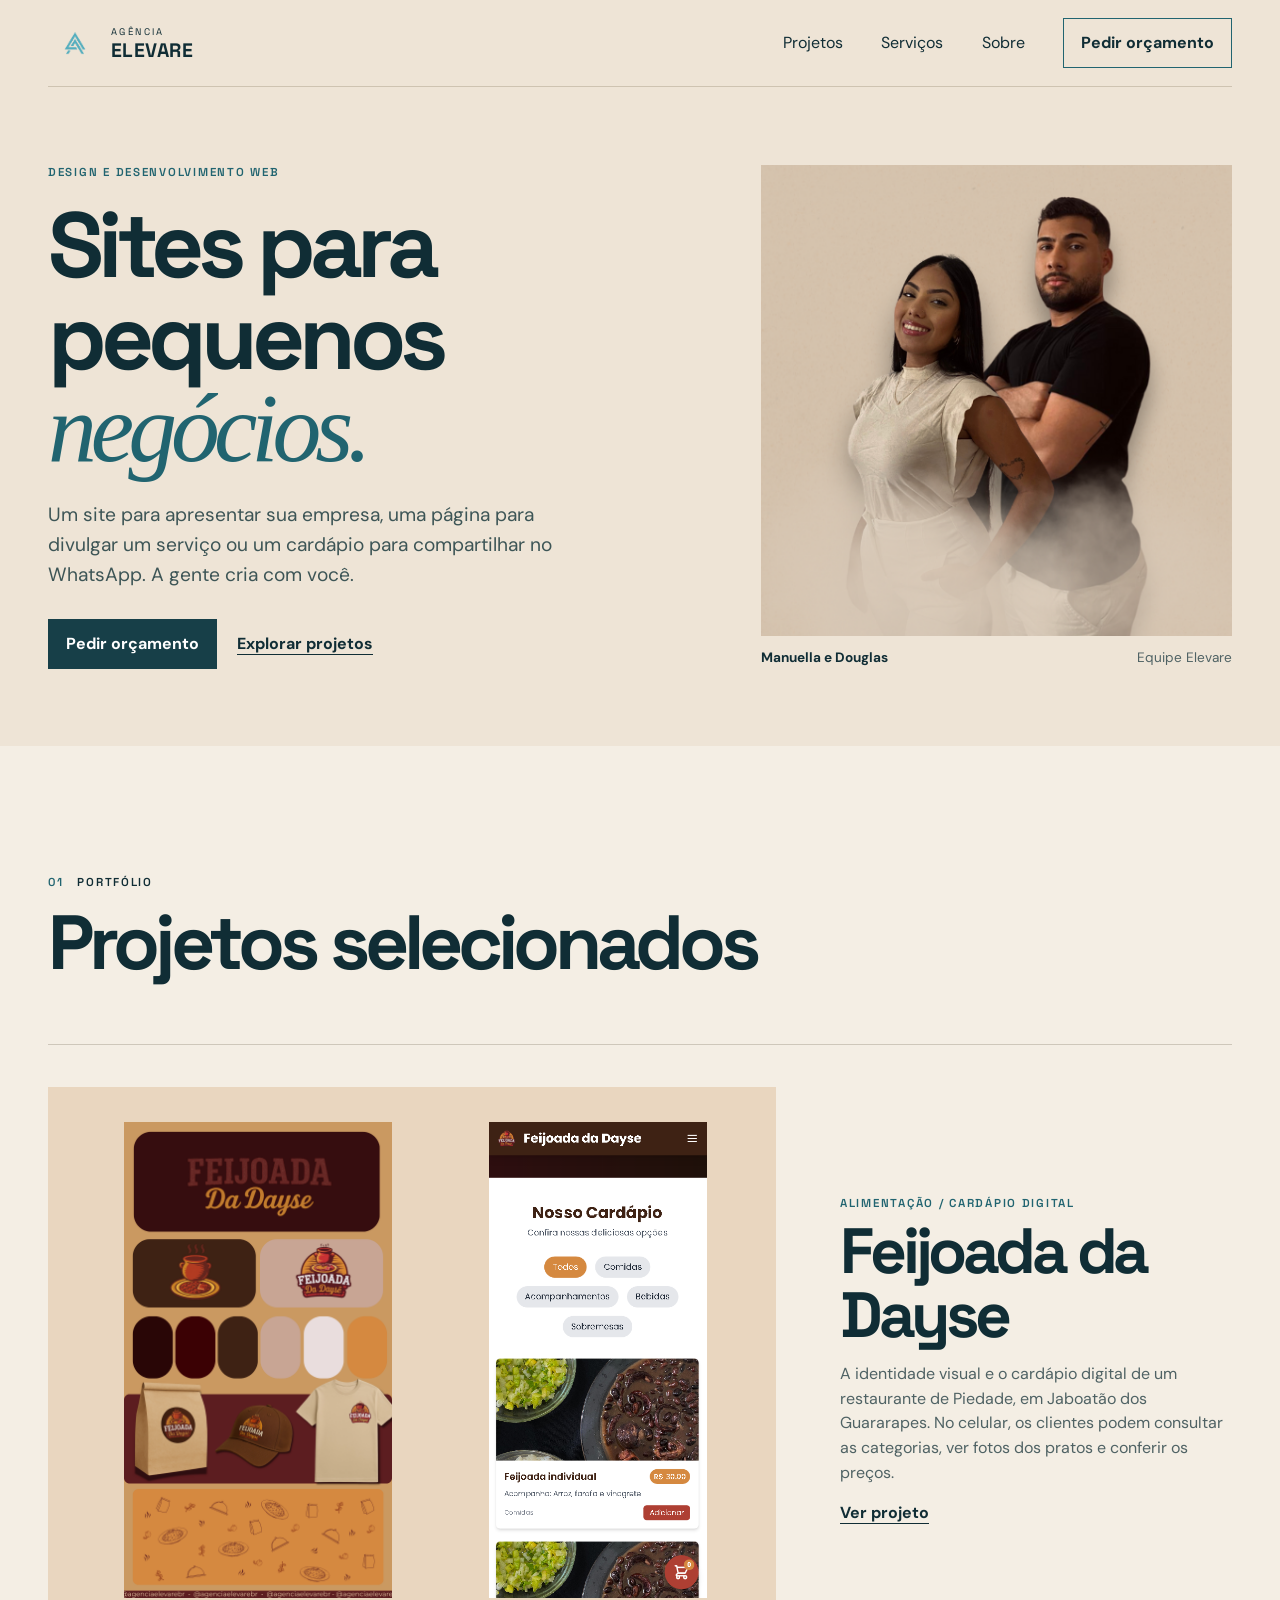
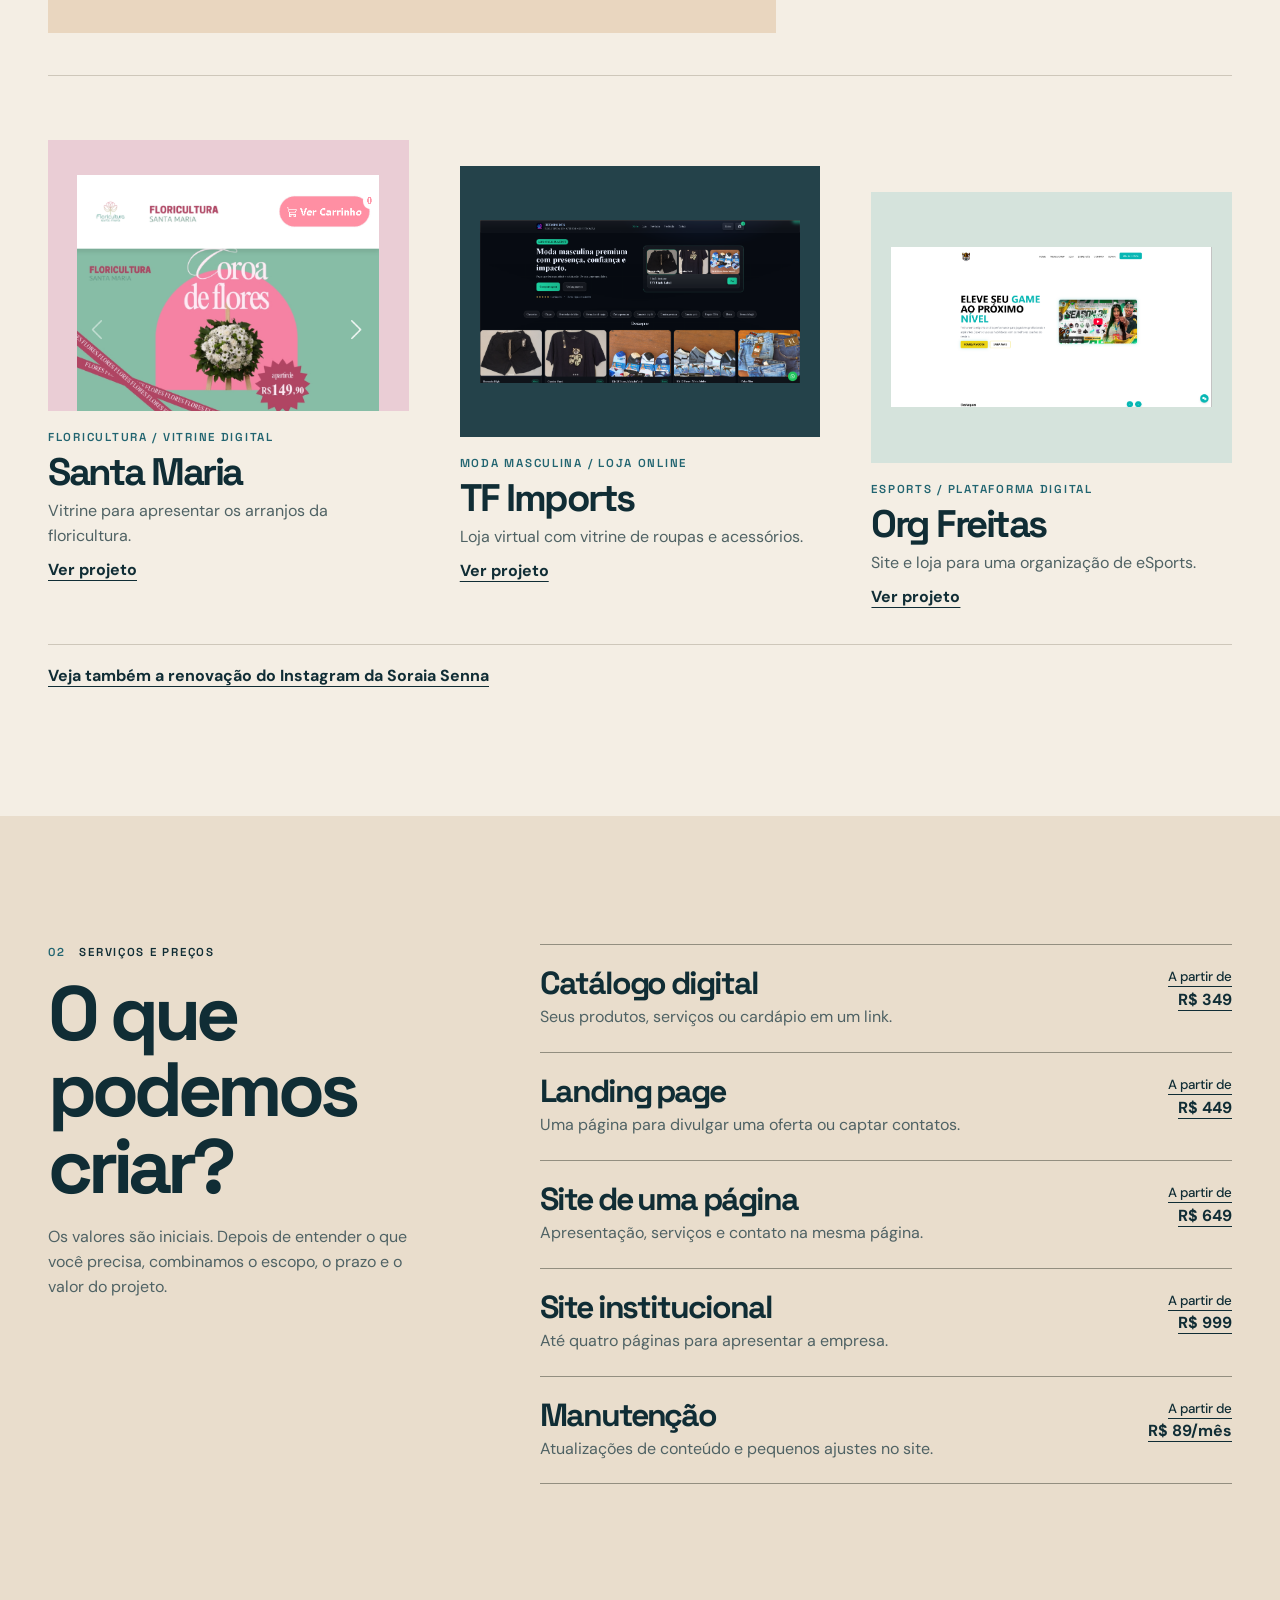
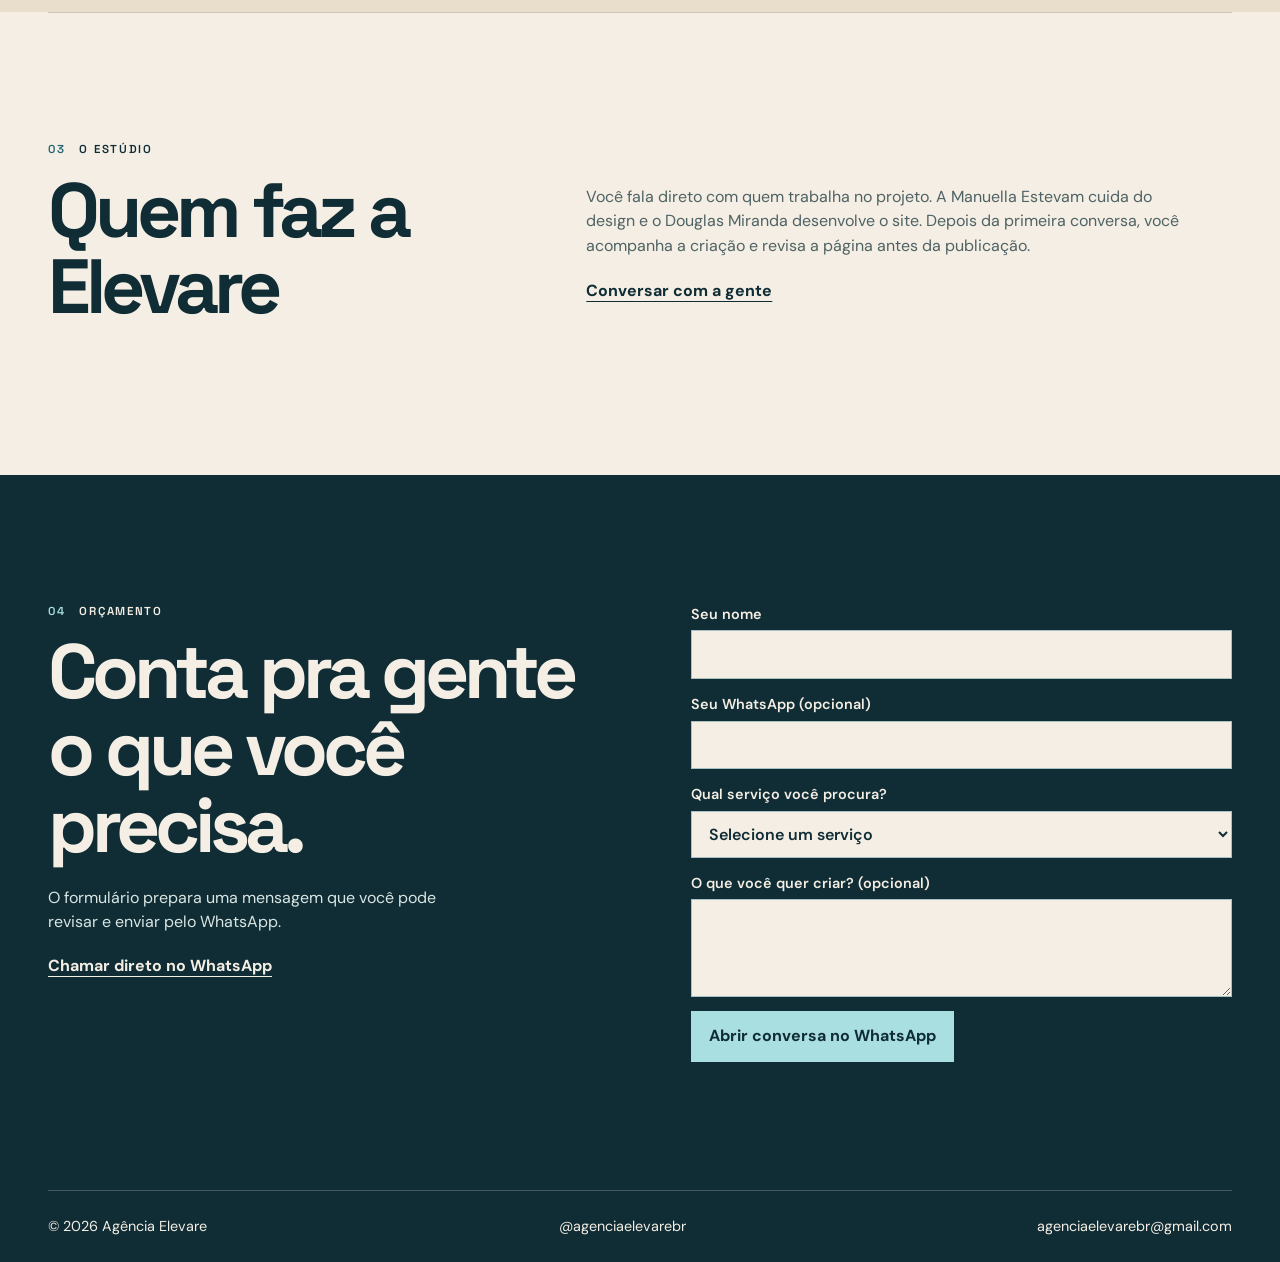
<file: index.html>
<!doctype html>
<html lang="pt-BR">
<head>
  <meta charset="utf-8">
  <meta name="viewport" content="width=device-width, initial-scale=1">
  <title>Agência Elevare | Sites e catálogos para pequenos negócios</title>
  <meta name="description" content="A Agência Elevare cria sites, landing pages e catálogos digitais para pequenos negócios. Conheça nossos projetos e peça um orçamento.">
  <meta name="theme-color" content="#102d35">
  <meta property="og:type" content="website">
  <meta property="og:url" content="https://agenciaelevare.netlify.app/">
  <meta property="og:title" content="Agência Elevare | Design e desenvolvimento web">
  <meta property="og:description" content="Sites, landing pages e catálogos digitais para pequenos negócios.">
  <meta property="og:image" content="https://agenciaelevare.netlify.app/Foto-principal-header.png">
  <link rel="icon" href="LOGO-ELEVARE.png">
  <link rel="preconnect" href="https://fonts.googleapis.com">
  <link rel="preconnect" href="https://fonts.gstatic.com" crossorigin>
  <link rel="stylesheet" href="elevare.css">
</head>
<body id="inicio">
  <a class="skip" href="#conteudo">Pular para o conteúdo</a>
  <header class="masthead">
    <nav class="wrap nav" aria-label="Navegação principal">
      <a href="#inicio" class="brand" aria-label="Agência Elevare, início">
        <img src="LOGO-ELEVARE.png" alt="" width="43" height="43">
        <strong><small>AGÊNCIA</small>ELEVARE</strong>
      </a>
      <button type="button" class="menu-button" aria-controls="nav-links" aria-expanded="false">Menu</button>
      <div class="nav-links" id="nav-links">
        <a href="#portfolio">Projetos</a>
        <a href="#servicos">Serviços</a>
        <a href="#sobre">Sobre</a>
        <a class="action" href="#contato">Pedir orçamento</a>
      </div>
    </nav>
  </header>

  <main id="conteudo">
    <section class="intro" aria-labelledby="hero-title">
      <div class="wrap hero">
        <div class="hero-copy">
          <p class="label">Design e desenvolvimento web</p>
          <h1 id="hero-title">Sites para pequenos <em>negócios.</em></h1>
          <p>Um site para apresentar sua empresa, uma página para divulgar um serviço ou um cardápio para compartilhar no WhatsApp. A gente cria com você.</p>
          <div class="hero-actions">
            <a class="action" href="#contato">Pedir orçamento</a>
            <a class="text-link" href="#portfolio">Explorar projetos</a>
          </div>
        </div>
        <figure class="hero-photo">
          <img src="Foto-principal-header.png" alt="Manuella e Douglas, da Agência Elevare" width="500" height="500" fetchpriority="high">
          <figcaption><strong>Manuella e Douglas</strong><span>Equipe Elevare</span></figcaption>
        </figure>
      </div>
    </section>

    <section class="wrap section" id="portfolio">
      <div class="section-heading">
        <p class="label"><span>01</span> Portfólio</p>
        <h2>Projetos selecionados</h2>
      </div>
      <div class="work">
        <article class="case case-feature">
          <a class="case-image case-pair" href="links-feijoada.html" aria-label="Ver o projeto Feijoada da Dayse">
            <img src="ID FEIJOADA.png" alt="Identidade visual da Feijoada da Dayse aplicada a embalagens e uniformes" loading="lazy">
            <img src="Site Feijoada.png" alt="Cardápio da Feijoada da Dayse com categorias e fotos dos pratos" loading="lazy">
          </a>
          <div class="case-meta">
            <p class="label">Alimentação / Cardápio digital</p>
            <h3>Feijoada da Dayse</h3>
            <p>A identidade visual e o cardápio digital de um restaurante de Piedade, em Jaboatão dos Guararapes. No celular, os clientes podem consultar as categorias, ver fotos dos pratos e conferir os preços.</p>
            <a class="text-link" href="links-feijoada.html">Ver projeto</a>
          </div>
        </article>
        <article class="case">
          <a class="case-image portrait rose" href="links-floricultura.html" aria-label="Ver o projeto Floricultura Santa Maria">
            <img src="Site Floricultura.png" alt="Vitrine móvel da Floricultura Santa Maria" loading="lazy">
          </a>
          <div class="case-meta">
            <p class="label">Floricultura / Vitrine digital</p>
            <h3>Santa Maria</h3>
            <p>Vitrine para apresentar os arranjos da floricultura.</p>
            <a class="text-link" href="links-floricultura.html">Ver projeto</a>
          </div>
        </article>
        <article class="case">
          <a class="case-image ink" href="links-tfimports.html" aria-label="Ver o projeto TF Imports">
            <img src="Site-TFIMPORTS-Screenshot.png" alt="Página inicial da loja de moda masculina TF Imports" loading="lazy">
          </a>
          <div class="case-meta">
            <p class="label">Moda masculina / Loja online</p>
            <h3>TF Imports</h3>
            <p>Loja virtual com vitrine de roupas e acessórios.</p>
            <a class="text-link" href="links-tfimports.html">Ver projeto</a>
          </div>
        </article>
        <article class="case">
          <a class="case-image" href="links-freitas.html" aria-label="Ver o projeto Org Freitas">
            <img src="Site-Freitas.png" alt="Página inicial da plataforma de eSports Org Freitas" loading="lazy">
          </a>
          <div class="case-meta">
            <p class="label">eSports / Plataforma digital</p>
            <h3>Org Freitas</h3>
            <p>Site e loja para uma organização de eSports.</p>
            <a class="text-link" href="links-freitas.html">Ver projeto</a>
          </div>
        </article>
      </div>
      <p class="more-projects"><a class="text-link" href="links-soraia.html">Veja também a renovação do Instagram da Soraia Senna</a></p>
    </section>

    <section class="services section" id="servicos">
      <div class="wrap offer-layout">
        <div class="offer-intro">
          <p class="label"><span>02</span> Serviços e preços</p>
          <h2>O que podemos criar?</h2>
          <p>Os valores são iniciais. Depois de entender o que você precisa, combinamos o escopo, o prazo e o valor do projeto.</p>
        </div>
        <ul class="offers">
          <li><div><h3>Catálogo digital</h3><p>Seus produtos, serviços ou cardápio em um link.</p></div><a class="text-link" href="#contato" data-service="Catálogo digital" aria-label="Orçar catálogo digital a partir de R$ 349"><small>A partir de</small>R$ 349</a></li>
          <li><div><h3>Landing page</h3><p>Uma página para divulgar uma oferta ou captar contatos.</p></div><a class="text-link" href="#contato" data-service="Landing page" aria-label="Orçar landing page a partir de R$ 449"><small>A partir de</small>R$ 449</a></li>
          <li><div><h3>Site de uma página</h3><p>Apresentação, serviços e contato na mesma página.</p></div><a class="text-link" href="#contato" data-service="Site de uma página" aria-label="Orçar site de uma página a partir de R$ 649"><small>A partir de</small>R$ 649</a></li>
          <li><div><h3>Site institucional</h3><p>Até quatro páginas para apresentar a empresa.</p></div><a class="text-link" href="#contato" data-service="Site institucional" aria-label="Orçar site institucional a partir de R$ 999"><small>A partir de</small>R$ 999</a></li>
          <li><div><h3>Manutenção</h3><p>Atualizações de conteúdo e pequenos ajustes no site.</p></div><a class="text-link" href="#contato" data-service="Manutenção" aria-label="Orçar manutenção a partir de R$ 89 por mês"><small>A partir de</small>R$ 89/mês</a></li>
        </ul>
      </div>
    </section>

    <section class="wrap section studio" id="sobre">
      <div class="studio-title">
        <p class="label"><span>03</span> O estúdio</p>
        <h2>Quem faz a Elevare</h2>
      </div>
      <article>
        <p>Você fala direto com quem trabalha no projeto. A Manuella Estevam cuida do design e o Douglas Miranda desenvolve o site. Depois da primeira conversa, você acompanha a criação e revisa a página antes da publicação.</p>
        <a class="text-link" href="#contato">Conversar com a gente</a>
      </article>
    </section>

    <section class="section dark" id="contato">
      <div class="wrap contact">
        <div class="contact-copy">
          <p class="label"><span>04</span> Orçamento</p>
          <h2>Conta pra gente o que você precisa.</h2>
          <p>O formulário prepara uma mensagem que você pode revisar e enviar pelo WhatsApp.</p>
          <a class="text-link" href="https://wa.me/5581991143275">Chamar direto no WhatsApp</a>
        </div>
        <form id="contact-form">
          <label><span>Seu nome</span><input name="name" autocomplete="name" required></label>
          <label><span>Seu WhatsApp (opcional)</span><input name="phone" type="tel" autocomplete="tel"></label>
          <label><span>Qual serviço você procura?</span>
            <select name="service" id="service" required>
              <option value="">Selecione um serviço</option>
              <option>Catálogo digital</option><option>Landing page</option><option>Site de uma página</option>
              <option>Site institucional</option><option>Manutenção</option><option>Ainda não sei</option>
            </select>
          </label>
          <label><span>O que você quer criar? (opcional)</span><textarea name="message" rows="3"></textarea></label>
          <button class="action" type="submit">Abrir conversa no WhatsApp</button>
        </form>
      </div>
    </section>
  </main>

  <footer class="footer dark">
    <div class="wrap">
      <p>© <span id="year">2026</span> Agência Elevare</p>
      <a href="https://www.instagram.com/agenciaelevarebr/">@agenciaelevarebr</a>
      <a href="mailto:agenciaelevarebr@gmail.com">agenciaelevarebr@gmail.com</a>
    </div>
  </footer>

  <script>
    document.documentElement.classList.add('js');
    const menuButton = document.querySelector('.menu-button');
    const navigation = document.getElementById('nav-links');

    function setMenu(isOpen) {
      navigation.classList.toggle('open', isOpen);
      menuButton.setAttribute('aria-expanded', String(isOpen));
      menuButton.textContent = isOpen ? 'Fechar' : 'Menu';
    }

    menuButton.addEventListener('click', () => setMenu(!navigation.classList.contains('open')));
    navigation.querySelectorAll('a').forEach(link => link.addEventListener('click', () => setMenu(false)));
    document.addEventListener('keydown', event => {
      if (event.key === 'Escape' && navigation.classList.contains('open') && menuButton.offsetWidth) {
        setMenu(false);
        menuButton.focus();
      }
    });

    const service = document.getElementById('service');
    document.querySelectorAll('[data-service]').forEach(link => {
      link.addEventListener('click', () => { service.value = link.dataset.service; });
    });

    document.getElementById('contact-form').addEventListener('submit', event => {
      event.preventDefault();
      const fields = new FormData(event.currentTarget);
      const lines = [
        'Olá! Vim pelo site da Agência Elevare.',
        '',
        'Nome: ' + fields.get('name').trim(),
        'Serviço: ' + fields.get('service')
      ];
      const phone = fields.get('phone').trim();
      const message = fields.get('message').trim();
      if (phone) lines.push('WhatsApp: ' + phone);
      if (message) lines.push('Projeto: ' + message);
      window.location.assign('https://wa.me/5581991143275?text=' + encodeURIComponent(lines.join('\n')));
    });

    document.getElementById('year').textContent = new Date().getFullYear();
  </script>
</body>
</html>
</file>
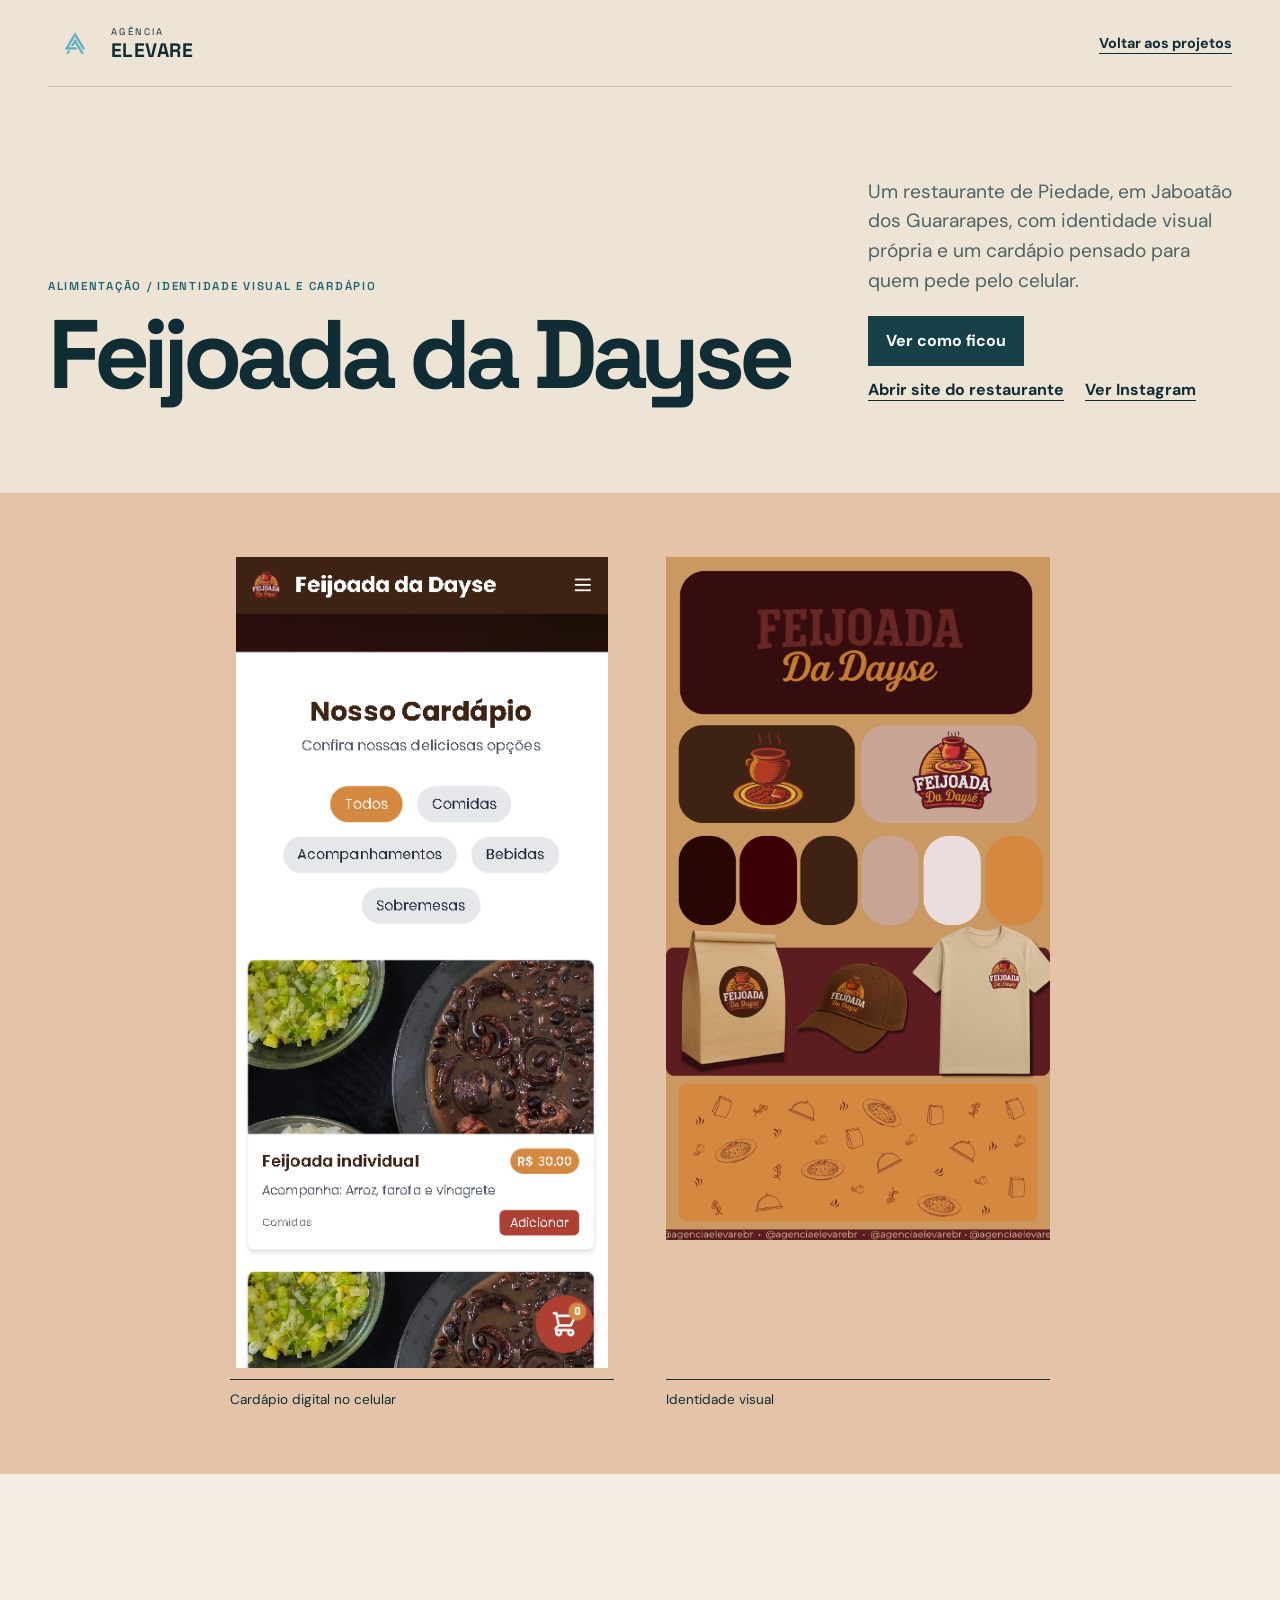
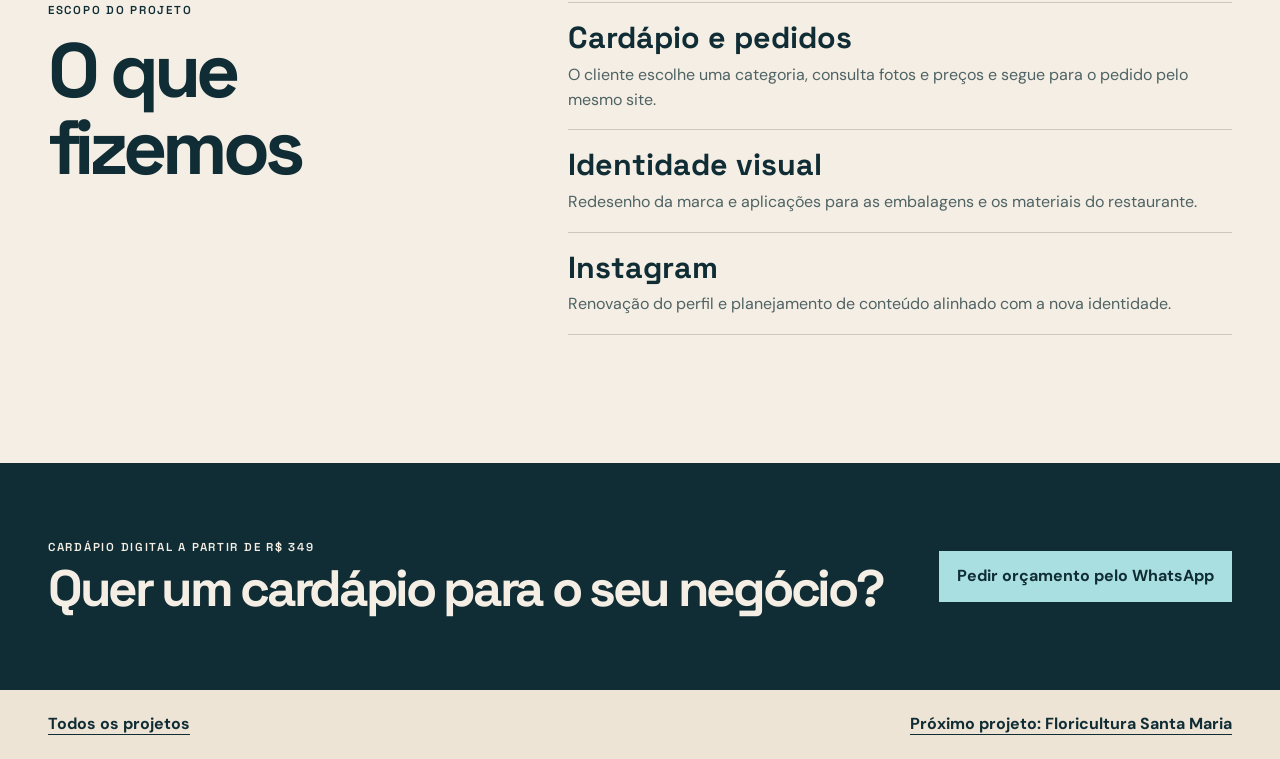
<file: links-feijoada.html>
<!doctype html>
<html lang="pt-BR">
<head>
  <meta charset="utf-8">
  <meta name="viewport" content="width=device-width, initial-scale=1">
  <title>Feijoada da Dayse | Projetos da Agência Elevare</title>
  <meta name="description" content="Da identidade visual ao cardápio de pedidos de um restaurante de Piedade, em Jaboatão dos Guararapes.">
  <meta name="theme-color" content="#eee4d6">
  <link rel="icon" href="LOGO-ELEVARE.png">
  <link rel="preconnect" href="https://fonts.googleapis.com">
  <link rel="preconnect" href="https://fonts.gstatic.com" crossorigin>
  <link rel="stylesheet" href="elevare.css">
  <link rel="stylesheet" href="projects.css">
</head>
<body class="project-page">
  <a class="skip" href="#conteudo">Pular para o conteúdo</a>
  <header class="masthead">
    <nav class="wrap nav project-nav" aria-label="Navegação principal">
      <a class="brand" href="index.html" aria-label="Agência Elevare, início">
        <img src="LOGO-ELEVARE.png" alt="" width="54" height="54">
        <strong><small>AGÊNCIA</small>ELEVARE</strong>
      </a>
      <a class="text-link" href="index.html#portfolio">Voltar aos projetos</a>
    </nav>
  </header>
  <main id="conteudo">
    <section class="project-intro" aria-labelledby="project-title">
      <div class="wrap project-lead">
        <div>
          <p class="label">Alimentação / Identidade visual e cardápio</p>
          <h1 id="project-title">Feijoada da Dayse</h1>
        </div>
        <div class="project-summary">
          <p>Um restaurante de Piedade, em Jaboatão dos Guararapes, com identidade visual própria e um cardápio pensado para quem pede pelo celular.</p>
          <div class="project-links">
            <a class="action" href="#previa-cardapio">Ver como ficou</a>
            <a class="text-link" href="https://feijoadadadayse.com.br" target="_blank" rel="noopener">Abrir site do restaurante<span class="visually-hidden"> (abre em nova aba)</span></a>
            <a class="text-link" href="https://www.instagram.com/feijoada.da.dayse/" target="_blank" rel="noopener">Ver Instagram<span class="visually-hidden"> (abre em nova aba)</span></a>
          </div>
        </div>
      </div>
    </section>
    <section class="project-showcase terracotta" id="previa-cardapio" aria-label="Imagens do projeto">
      <div class="wrap project-gallery duo">
        <figure>
          <a href="Site%20Feijoada.png" target="_blank" rel="noopener">
            <img src="Site%20Feijoada.png" alt="Cardápio no celular com categorias, fotos e preços" fetchpriority="high">
            <span class="visually-hidden"> (abre a imagem em nova aba)</span>
          </a>
          <figcaption>Cardápio digital no celular</figcaption>
        </figure>
        <figure>
          <a href="ID%20FEIJOADA.png" target="_blank" rel="noopener">
            <img src="ID%20FEIJOADA.png" alt="Identidade visual aplicada em embalagens e uniformes" decoding="async">
            <span class="visually-hidden"> (abre a imagem em nova aba)</span>
          </a>
          <figcaption>Identidade visual</figcaption>
        </figure>
      </div>
    </section>
    <section class="wrap section project-details">
      <div>
        <p class="label">Escopo do projeto</p>
        <h2>O que fizemos</h2>
      </div>
      <dl>
        <div><dt>Cardápio e pedidos</dt><dd>O cliente escolhe uma categoria, consulta fotos e preços e segue para o pedido pelo mesmo site.</dd></div>
        <div><dt>Identidade visual</dt><dd>Redesenho da marca e aplicações para as embalagens e os materiais do restaurante.</dd></div>
        <div><dt>Instagram</dt><dd>Renovação do perfil e planejamento de conteúdo alinhado com a nova identidade.</dd></div>
      </dl>
    </section>
    <section class="dark project-cta">
      <div class="wrap">
        <div><p class="label">Cardápio digital a partir de R$ 349</p><h2>Quer um cardápio para o seu negócio?</h2></div>
        <a class="action" href="https://wa.me/5581991143275?text=Ol%C3%A1!%20Vi%20o%20projeto%20da%20Feijoada%20da%20Dayse%20e%20gostaria%20de%20um%20or%C3%A7amento%20para%20um%20card%C3%A1pio%20digital.">Pedir orçamento pelo WhatsApp</a>
      </div>
    </section>
  </main>
  <footer class="masthead project-footer">
    <div class="wrap">
      <a class="text-link" href="index.html#portfolio">Todos os projetos</a>
      <a class="text-link" href="links-floricultura.html">Próximo projeto: Floricultura Santa Maria</a>
    </div>
  </footer>
</body>
</html>
</file>
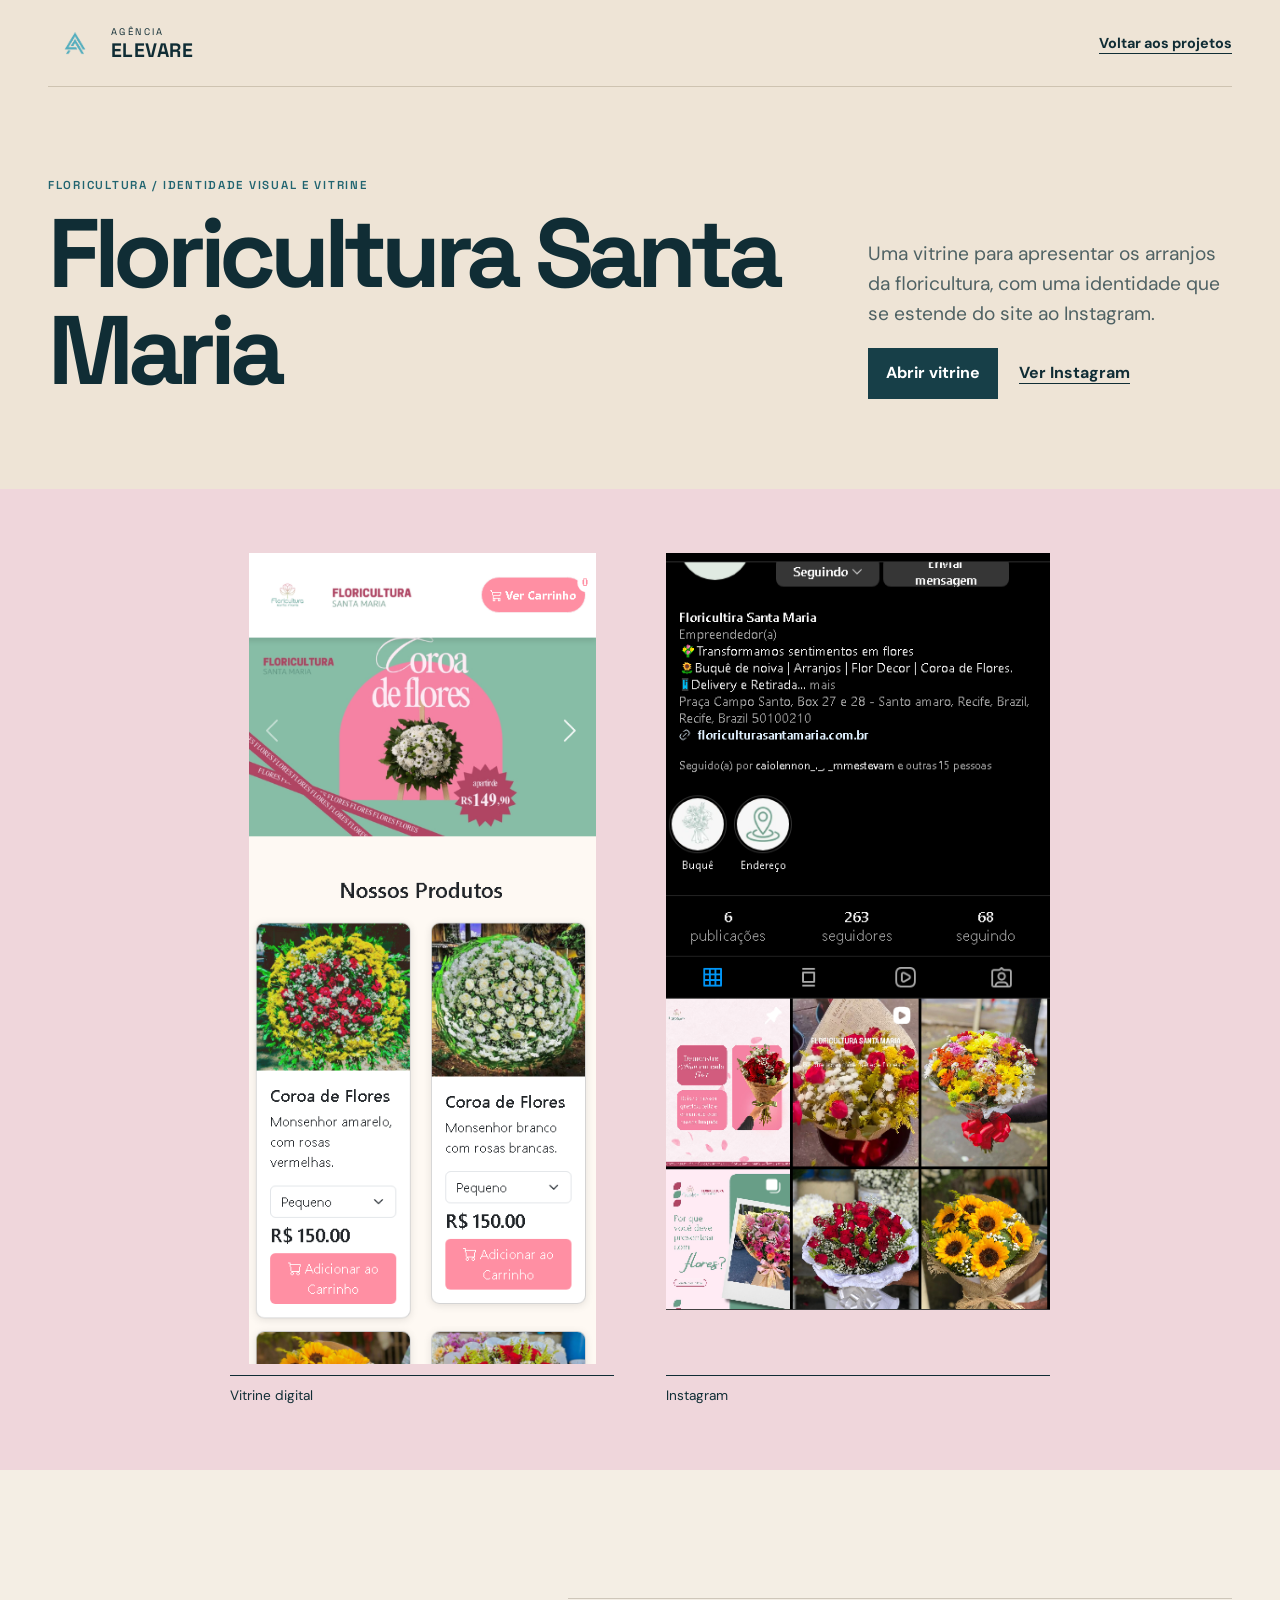
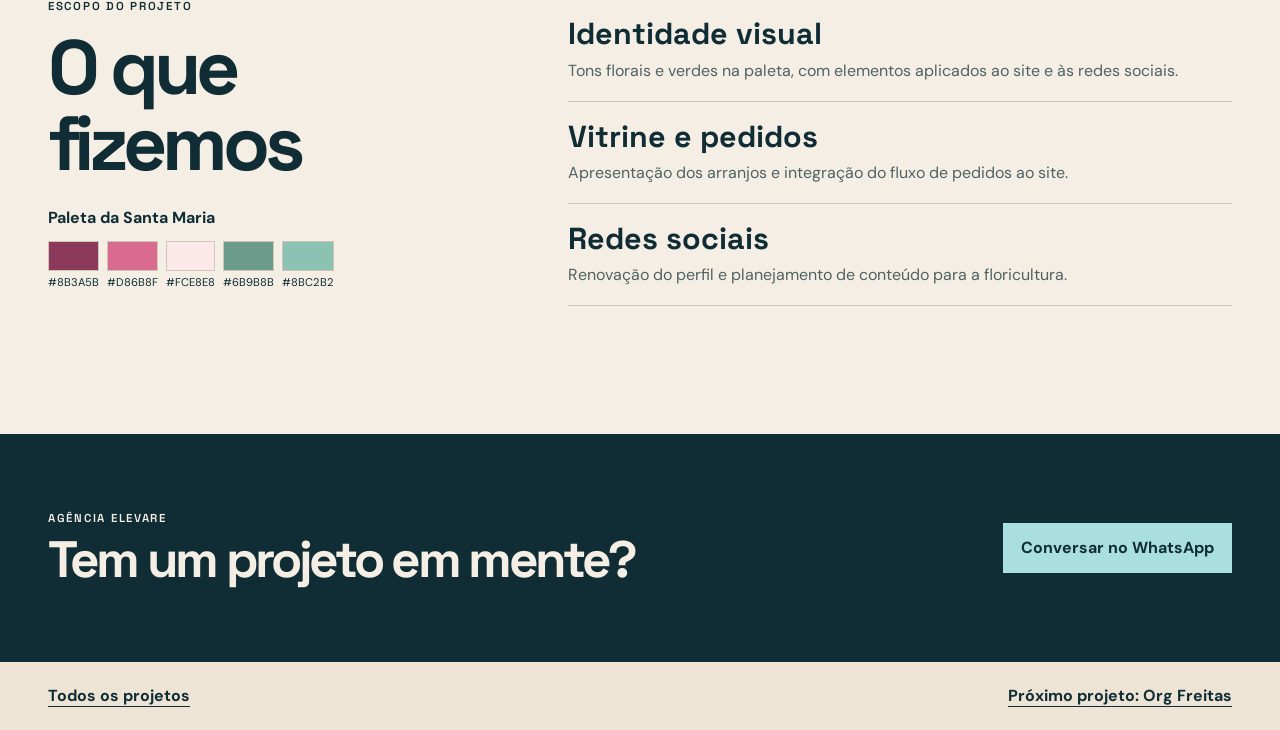
<file: links-floricultura.html>
<!doctype html>
<html lang="pt-BR">
<head>
  <meta charset="utf-8">
  <meta name="viewport" content="width=device-width, initial-scale=1">
  <title>Floricultura Santa Maria | Projetos da Agência Elevare</title>
  <meta name="description" content="Uma vitrine para apresentar os arranjos da floricultura, com uma identidade que se estende do site ao Instagram.">
  <meta name="theme-color" content="#eee4d6">
  <link rel="icon" href="LOGO-ELEVARE.png">
  <link rel="preconnect" href="https://fonts.googleapis.com">
  <link rel="preconnect" href="https://fonts.gstatic.com" crossorigin>
  <link rel="stylesheet" href="elevare.css">
  <link rel="stylesheet" href="projects.css">
</head>
<body class="project-page">
  <a class="skip" href="#conteudo">Pular para o conteúdo</a>
  <header class="masthead">
    <nav class="wrap nav project-nav" aria-label="Navegação principal">
      <a class="brand" href="index.html" aria-label="Agência Elevare, início">
        <img src="LOGO-ELEVARE.png" alt="" width="54" height="54">
        <strong><small>AGÊNCIA</small>ELEVARE</strong>
      </a>
      <a class="text-link" href="index.html#portfolio">Voltar aos projetos</a>
    </nav>
  </header>
  <main id="conteudo">
    <section class="project-intro" aria-labelledby="project-title">
      <div class="wrap project-lead">
        <div>
          <p class="label">Floricultura / Identidade visual e vitrine</p>
          <h1 id="project-title">Floricultura Santa Maria</h1>
        </div>
        <div class="project-summary">
          <p>Uma vitrine para apresentar os arranjos da floricultura, com uma identidade que se estende do site ao Instagram.</p>
          <div class="project-links">
            <a class="action" href="https://floriculturasantamaria.com.br" target="_blank" rel="noopener">Abrir vitrine<span class="visually-hidden"> (abre em nova aba)</span></a>
            <a class="text-link" href="https://instagram.com/flores.santa.maria" target="_blank" rel="noopener">Ver Instagram<span class="visually-hidden"> (abre em nova aba)</span></a>
          </div>
        </div>
      </div>
    </section>
    <section class="project-showcase rose" aria-label="Imagens do projeto">
      <div class="wrap project-gallery duo">
        <figure>
          <a href="Site%20Floricultura.png" target="_blank" rel="noopener">
            <img src="Site%20Floricultura.png" alt="Vitrine de arranjos da Floricultura Santa Maria" fetchpriority="high">
            <span class="visually-hidden"> (abre a imagem em nova aba)</span>
          </a>
          <figcaption>Vitrine digital</figcaption>
        </figure>
        <figure>
          <a href="Insta-floricultura.png" target="_blank" rel="noopener">
            <img src="Insta-floricultura.png" alt="Perfil da Floricultura Santa Maria no Instagram" decoding="async">
            <span class="visually-hidden"> (abre a imagem em nova aba)</span>
          </a>
          <figcaption>Instagram</figcaption>
        </figure>
      </div>
    </section>
    <section class="wrap section project-details">
      <div>
        <p class="label">Escopo do projeto</p>
        <h2>O que fizemos</h2>
        <figure class="project-palette">
          <figcaption>Paleta da Santa Maria</figcaption>
          <ul><li><span style="--swatch: #8B3A5B"></span>#8B3A5B</li><li><span style="--swatch: #D86B8F"></span>#D86B8F</li><li><span style="--swatch: #FCE8E8"></span>#FCE8E8</li><li><span style="--swatch: #6B9B8B"></span>#6B9B8B</li><li><span style="--swatch: #8BC2B2"></span>#8BC2B2</li></ul>
        </figure>
      </div>
      <dl>
        <div><dt>Identidade visual</dt><dd>Tons florais e verdes na paleta, com elementos aplicados ao site e às redes sociais.</dd></div>
        <div><dt>Vitrine e pedidos</dt><dd>Apresentação dos arranjos e integração do fluxo de pedidos ao site.</dd></div>
        <div><dt>Redes sociais</dt><dd>Renovação do perfil e planejamento de conteúdo para a floricultura.</dd></div>
      </dl>
    </section>
    <section class="dark project-cta">
      <div class="wrap">
        <div><p class="label">Agência Elevare</p><h2>Tem um projeto em mente?</h2></div>
        <a class="action" href="https://wa.me/5581991143275?text=Ol%C3%A1!%20Vi%20o%20projeto%20Floricultura%20Santa%20Maria%20no%20site%20da%20Ag%C3%AAncia%20Elevare%20e%20gostaria%20de%20conversar%20sobre%20um%20or%C3%A7amento.">Conversar no WhatsApp</a>
      </div>
    </section>
  </main>
  <footer class="masthead project-footer">
    <div class="wrap">
      <a class="text-link" href="index.html#portfolio">Todos os projetos</a>
      <a class="text-link" href="links-freitas.html">Próximo projeto: Org Freitas</a>
    </div>
  </footer>
</body>
</html>
</file>
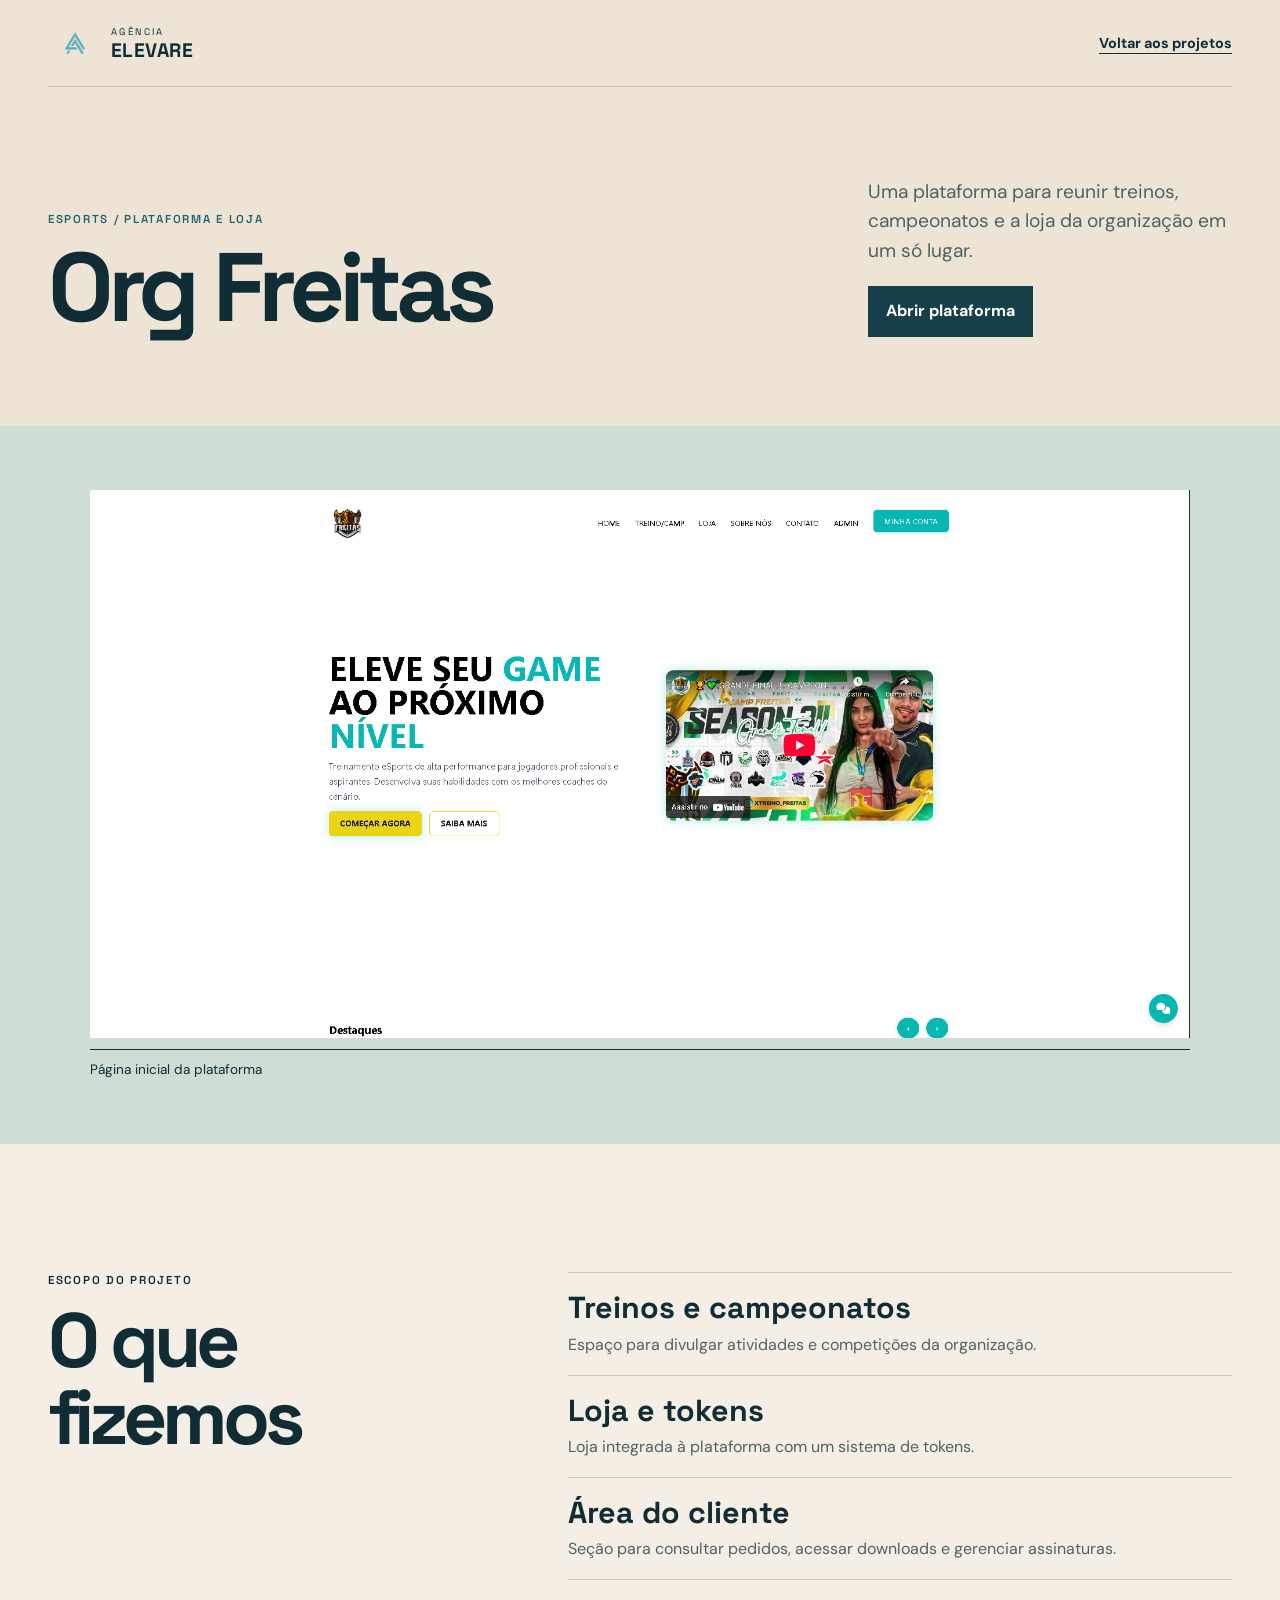
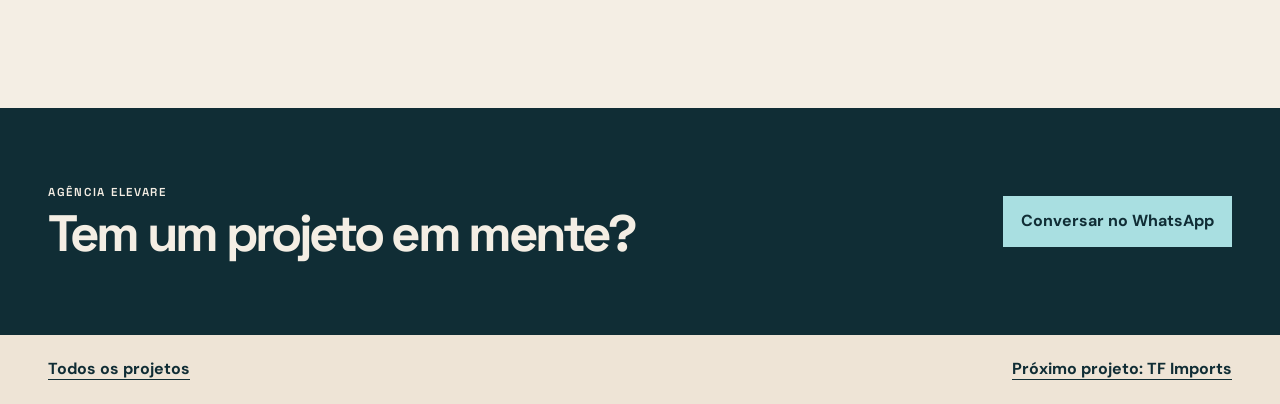
<file: links-freitas.html>
<!doctype html>
<html lang="pt-BR">
<head>
  <meta charset="utf-8">
  <meta name="viewport" content="width=device-width, initial-scale=1">
  <title>Org Freitas | Projetos da Agência Elevare</title>
  <meta name="description" content="Uma plataforma para reunir treinos, campeonatos e a loja da organização em um só lugar.">
  <meta name="theme-color" content="#eee4d6">
  <link rel="icon" href="LOGO-ELEVARE.png">
  <link rel="preconnect" href="https://fonts.googleapis.com">
  <link rel="preconnect" href="https://fonts.gstatic.com" crossorigin>
  <link rel="stylesheet" href="elevare.css">
  <link rel="stylesheet" href="projects.css">
</head>
<body class="project-page">
  <a class="skip" href="#conteudo">Pular para o conteúdo</a>
  <header class="masthead">
    <nav class="wrap nav project-nav" aria-label="Navegação principal">
      <a class="brand" href="index.html" aria-label="Agência Elevare, início">
        <img src="LOGO-ELEVARE.png" alt="" width="54" height="54">
        <strong><small>AGÊNCIA</small>ELEVARE</strong>
      </a>
      <a class="text-link" href="index.html#portfolio">Voltar aos projetos</a>
    </nav>
  </header>
  <main id="conteudo">
    <section class="project-intro" aria-labelledby="project-title">
      <div class="wrap project-lead">
        <div>
          <p class="label">eSports / Plataforma e loja</p>
          <h1 id="project-title">Org Freitas</h1>
        </div>
        <div class="project-summary">
          <p>Uma plataforma para reunir treinos, campeonatos e a loja da organização em um só lugar.</p>
          <div class="project-links">
            <a class="action" href="https://orgfreitas.com.br/" target="_blank" rel="noopener">Abrir plataforma<span class="visually-hidden"> (abre em nova aba)</span></a>
          </div>
        </div>
      </div>
    </section>
    <section class="project-showcase sage" aria-label="Imagens do projeto">
      <div class="wrap project-gallery wide">
        <figure>
          <a href="Site-Freitas.png" target="_blank" rel="noopener">
            <img src="Site-Freitas.png" alt="Página inicial da plataforma Org Freitas" fetchpriority="high">
            <span class="visually-hidden"> (abre a imagem em nova aba)</span>
          </a>
          <figcaption>Página inicial da plataforma</figcaption>
        </figure>
      </div>
    </section>
    <section class="wrap section project-details">
      <div>
        <p class="label">Escopo do projeto</p>
        <h2>O que fizemos</h2>
      </div>
      <dl>
        <div><dt>Treinos e campeonatos</dt><dd>Espaço para divulgar atividades e competições da organização.</dd></div>
        <div><dt>Loja e tokens</dt><dd>Loja integrada à plataforma com um sistema de tokens.</dd></div>
        <div><dt>Área do cliente</dt><dd>Seção para consultar pedidos, acessar downloads e gerenciar assinaturas.</dd></div>
      </dl>
    </section>
    <section class="dark project-cta">
      <div class="wrap">
        <div><p class="label">Agência Elevare</p><h2>Tem um projeto em mente?</h2></div>
        <a class="action" href="https://wa.me/5581991143275?text=Ol%C3%A1!%20Vi%20o%20projeto%20Org%20Freitas%20no%20site%20da%20Ag%C3%AAncia%20Elevare%20e%20gostaria%20de%20conversar%20sobre%20um%20or%C3%A7amento.">Conversar no WhatsApp</a>
      </div>
    </section>
  </main>
  <footer class="masthead project-footer">
    <div class="wrap">
      <a class="text-link" href="index.html#portfolio">Todos os projetos</a>
      <a class="text-link" href="links-tfimports.html">Próximo projeto: TF Imports</a>
    </div>
  </footer>
</body>
</html>
</file>
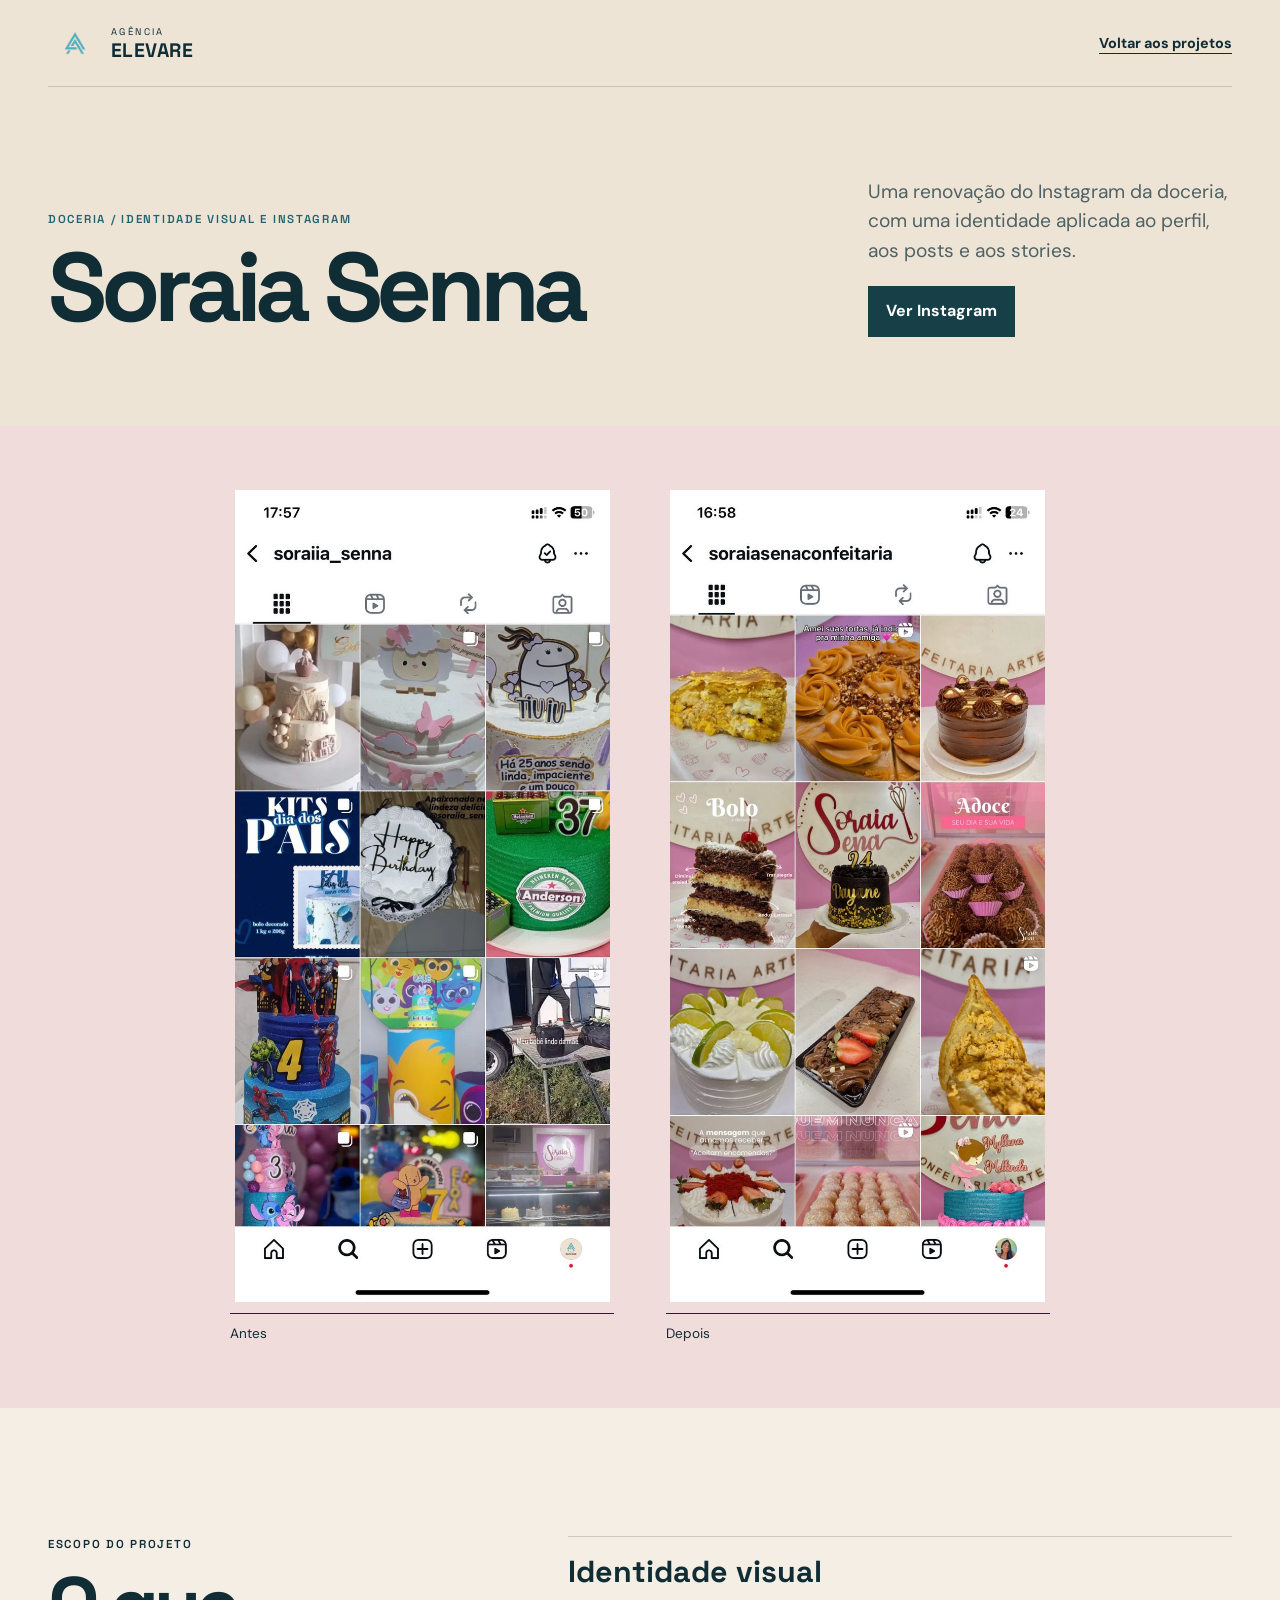
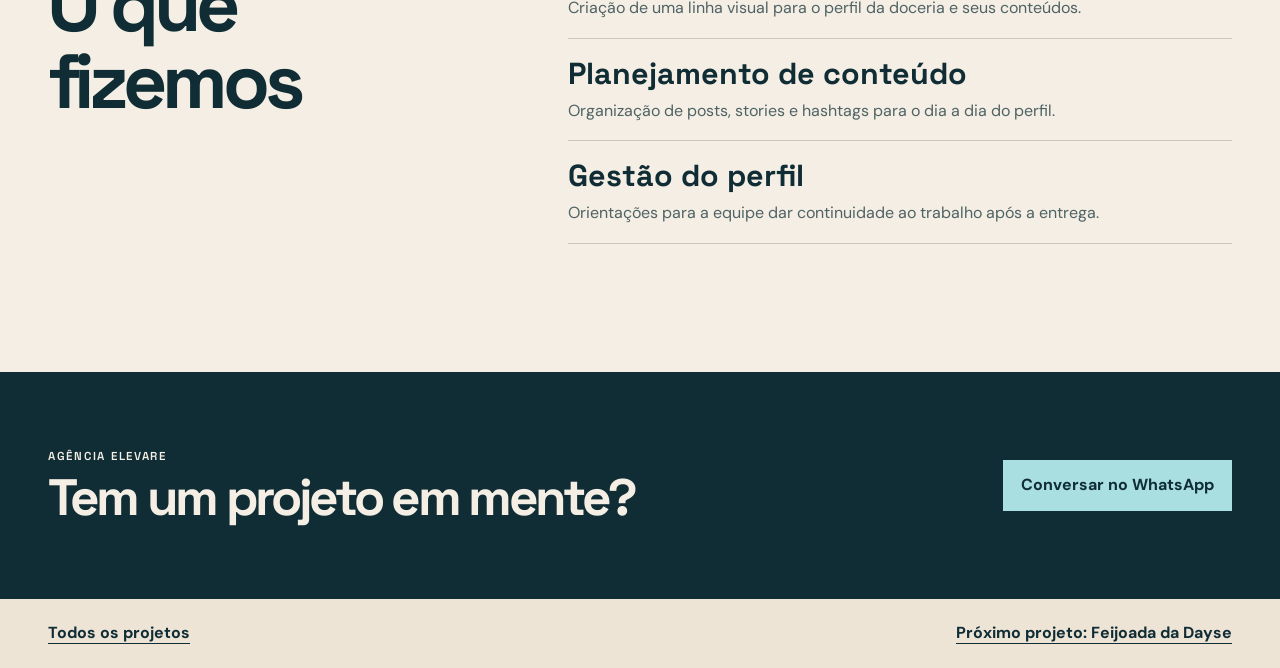
<file: links-soraia.html>
<!doctype html>
<html lang="pt-BR">
<head>
  <meta charset="utf-8">
  <meta name="viewport" content="width=device-width, initial-scale=1">
  <title>Soraia Senna | Projetos da Agência Elevare</title>
  <meta name="description" content="Uma renovação do Instagram da doceria, com uma identidade aplicada ao perfil, aos posts e aos stories.">
  <meta name="theme-color" content="#eee4d6">
  <link rel="icon" href="LOGO-ELEVARE.png">
  <link rel="preconnect" href="https://fonts.googleapis.com">
  <link rel="preconnect" href="https://fonts.gstatic.com" crossorigin>
  <link rel="stylesheet" href="elevare.css">
  <link rel="stylesheet" href="projects.css">
</head>
<body class="project-page">
  <a class="skip" href="#conteudo">Pular para o conteúdo</a>
  <header class="masthead">
    <nav class="wrap nav project-nav" aria-label="Navegação principal">
      <a class="brand" href="index.html" aria-label="Agência Elevare, início">
        <img src="LOGO-ELEVARE.png" alt="" width="54" height="54">
        <strong><small>AGÊNCIA</small>ELEVARE</strong>
      </a>
      <a class="text-link" href="index.html#portfolio">Voltar aos projetos</a>
    </nav>
  </header>
  <main id="conteudo">
    <section class="project-intro" aria-labelledby="project-title">
      <div class="wrap project-lead">
        <div>
          <p class="label">Doceria / Identidade visual e Instagram</p>
          <h1 id="project-title">Soraia Senna</h1>
        </div>
        <div class="project-summary">
          <p>Uma renovação do Instagram da doceria, com uma identidade aplicada ao perfil, aos posts e aos stories.</p>
          <div class="project-links">
            <a class="action" href="https://www.instagram.com/soraia_senna_doceria" target="_blank" rel="noopener">Ver Instagram<span class="visually-hidden"> (abre em nova aba)</span></a>
          </div>
        </div>
      </div>
    </section>
    <section class="project-showcase blush" aria-label="Imagens do projeto">
      <div class="wrap project-gallery duo">
        <figure>
          <a href="Antes-soraia.jpg" target="_blank" rel="noopener">
            <img src="Antes-soraia.jpg" alt="Perfil da doceria antes da renovação" fetchpriority="high">
            <span class="visually-hidden"> (abre a imagem em nova aba)</span>
          </a>
          <figcaption>Antes</figcaption>
        </figure>
        <figure>
          <a href="Depois-Soraia.jpg" target="_blank" rel="noopener">
            <img src="Depois-Soraia.jpg" alt="Perfil da doceria após a renovação" decoding="async">
            <span class="visually-hidden"> (abre a imagem em nova aba)</span>
          </a>
          <figcaption>Depois</figcaption>
        </figure>
      </div>
    </section>
    <section class="wrap section project-details">
      <div>
        <p class="label">Escopo do projeto</p>
        <h2>O que fizemos</h2>
      </div>
      <dl>
        <div><dt>Identidade visual</dt><dd>Criação de uma linha visual para o perfil da doceria e seus conteúdos.</dd></div>
        <div><dt>Planejamento de conteúdo</dt><dd>Organização de posts, stories e hashtags para o dia a dia do perfil.</dd></div>
        <div><dt>Gestão do perfil</dt><dd>Orientações para a equipe dar continuidade ao trabalho após a entrega.</dd></div>
      </dl>
    </section>
    <section class="dark project-cta">
      <div class="wrap">
        <div><p class="label">Agência Elevare</p><h2>Tem um projeto em mente?</h2></div>
        <a class="action" href="https://wa.me/5581991143275?text=Ol%C3%A1!%20Vi%20o%20projeto%20Soraia%20Senna%20no%20site%20da%20Ag%C3%AAncia%20Elevare%20e%20gostaria%20de%20conversar%20sobre%20um%20or%C3%A7amento.">Conversar no WhatsApp</a>
      </div>
    </section>
  </main>
  <footer class="masthead project-footer">
    <div class="wrap">
      <a class="text-link" href="index.html#portfolio">Todos os projetos</a>
      <a class="text-link" href="links-feijoada.html">Próximo projeto: Feijoada da Dayse</a>
    </div>
  </footer>
</body>
</html>
</file>
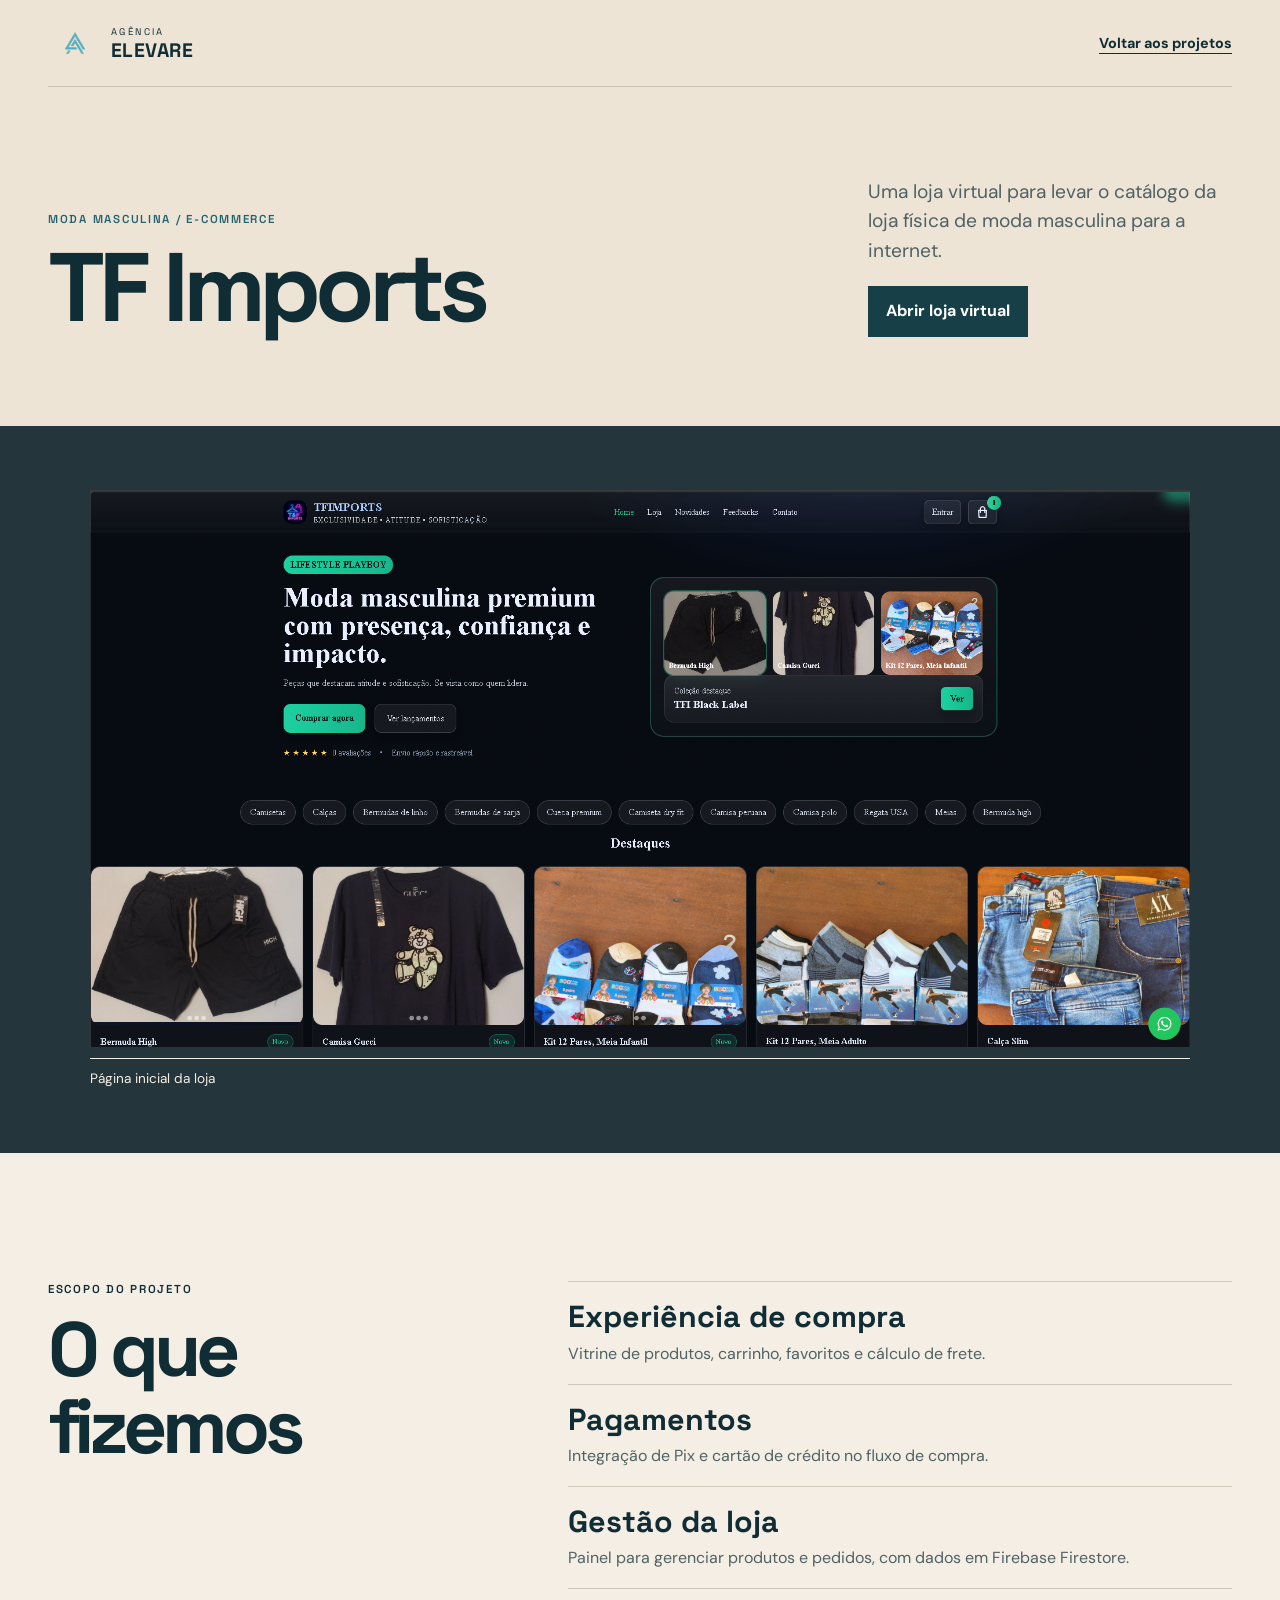
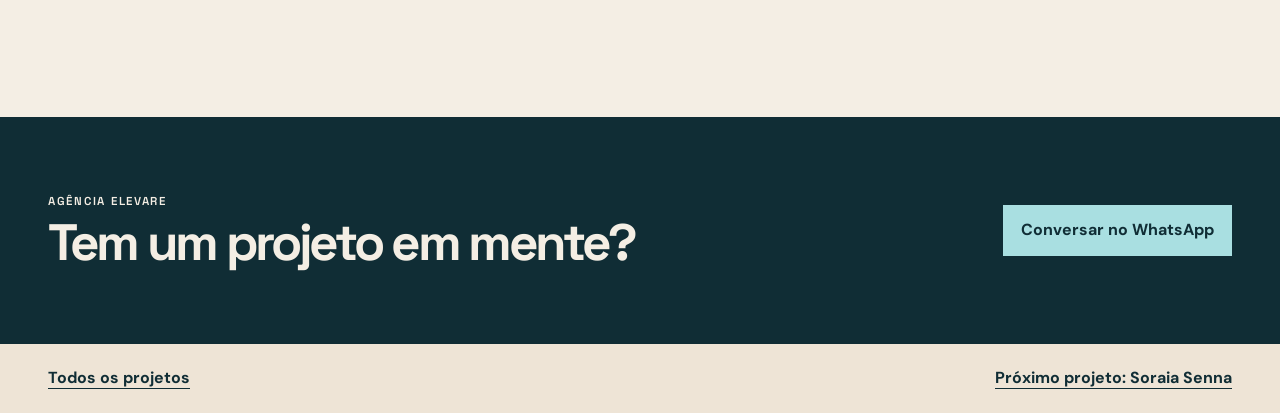
<file: links-tfimports.html>
<!doctype html>
<html lang="pt-BR">
<head>
  <meta charset="utf-8">
  <meta name="viewport" content="width=device-width, initial-scale=1">
  <title>TF Imports | Projetos da Agência Elevare</title>
  <meta name="description" content="Uma loja virtual para levar o catálogo da loja física de moda masculina para a internet.">
  <meta name="theme-color" content="#eee4d6">
  <link rel="icon" href="LOGO-ELEVARE.png">
  <link rel="preconnect" href="https://fonts.googleapis.com">
  <link rel="preconnect" href="https://fonts.gstatic.com" crossorigin>
  <link rel="stylesheet" href="elevare.css">
  <link rel="stylesheet" href="projects.css">
</head>
<body class="project-page">
  <a class="skip" href="#conteudo">Pular para o conteúdo</a>
  <header class="masthead">
    <nav class="wrap nav project-nav" aria-label="Navegação principal">
      <a class="brand" href="index.html" aria-label="Agência Elevare, início">
        <img src="LOGO-ELEVARE.png" alt="" width="54" height="54">
        <strong><small>AGÊNCIA</small>ELEVARE</strong>
      </a>
      <a class="text-link" href="index.html#portfolio">Voltar aos projetos</a>
    </nav>
  </header>
  <main id="conteudo">
    <section class="project-intro" aria-labelledby="project-title">
      <div class="wrap project-lead">
        <div>
          <p class="label">Moda masculina / E-commerce</p>
          <h1 id="project-title">TF Imports</h1>
        </div>
        <div class="project-summary">
          <p>Uma loja virtual para levar o catálogo da loja física de moda masculina para a internet.</p>
          <div class="project-links">
            <a class="action" href="https://tfimports01.com.br/" target="_blank" rel="noopener">Abrir loja virtual<span class="visually-hidden"> (abre em nova aba)</span></a>
          </div>
        </div>
      </div>
    </section>
    <section class="project-showcase charcoal" aria-label="Imagens do projeto">
      <div class="wrap project-gallery wide">
        <figure>
          <a href="Site-TFIMPORTS-Screenshot.png" target="_blank" rel="noopener">
            <img src="Site-TFIMPORTS-Screenshot.png" alt="Vitrine da loja virtual TF Imports com produtos de moda masculina" fetchpriority="high">
            <span class="visually-hidden"> (abre a imagem em nova aba)</span>
          </a>
          <figcaption>Página inicial da loja</figcaption>
        </figure>
      </div>
    </section>
    <section class="wrap section project-details">
      <div>
        <p class="label">Escopo do projeto</p>
        <h2>O que fizemos</h2>
      </div>
      <dl>
        <div><dt>Experiência de compra</dt><dd>Vitrine de produtos, carrinho, favoritos e cálculo de frete.</dd></div>
        <div><dt>Pagamentos</dt><dd>Integração de Pix e cartão de crédito no fluxo de compra.</dd></div>
        <div><dt>Gestão da loja</dt><dd>Painel para gerenciar produtos e pedidos, com dados em Firebase Firestore.</dd></div>
      </dl>
    </section>
    <section class="dark project-cta">
      <div class="wrap">
        <div><p class="label">Agência Elevare</p><h2>Tem um projeto em mente?</h2></div>
        <a class="action" href="https://wa.me/5581991143275?text=Ol%C3%A1!%20Vi%20o%20projeto%20TF%20Imports%20no%20site%20da%20Ag%C3%AAncia%20Elevare%20e%20gostaria%20de%20conversar%20sobre%20um%20or%C3%A7amento.">Conversar no WhatsApp</a>
      </div>
    </section>
  </main>
  <footer class="masthead project-footer">
    <div class="wrap">
      <a class="text-link" href="index.html#portfolio">Todos os projetos</a>
      <a class="text-link" href="links-soraia.html">Próximo projeto: Soraia Senna</a>
    </div>
  </footer>
</body>
</html>
</file>
<file: elevare.css>
@import url('https://fonts.googleapis.com/css2?family=DM+Sans:wght@400;500;600;700&family=Space+Grotesk:wght@400;500;600;700&display=swap');

:root {
  --night: #102d35;
  --deep: #173f48;
  --paper: #f4eee4;
  --sand: #e9ddcc;
  --mint: #a9dfe1;
  --teal: #216470;
  --muted: #4f6264;
  --line: #cec7ba;
  --display: 'Space Grotesk', system-ui, sans-serif;
}

*, *::before, *::after { box-sizing: border-box; }
html { scroll-behavior: smooth; }
body {
  margin: 0;
  color: var(--night);
  background: var(--paper);
  font: 1rem/1.55 'DM Sans', system-ui, sans-serif;
}
img { display: block; max-width: 100%; }
a { color: inherit; }
button, input, select, textarea { font: inherit; }
:focus-visible { outline: 3px solid currentColor; outline-offset: 5px; }
h1, h2, h3, p, figure { margin: 0; }
h1, h2, h3 { font-family: var(--display); line-height: 1; letter-spacing: -.065em; }
h2 { font-size: clamp(2.8rem, 6vw, 6rem); }
h3 { font-size: clamp(1.55rem, 3vw, 2.65rem); }
.wrap { width: min(1280px, calc(100% - 96px)); margin-inline: auto; }
.label {
  font: 600 .72rem/1.4 var(--display);
  letter-spacing: .15em;
  text-transform: uppercase;
}
.label span { margin-right: .8em; color: var(--teal); }
.section { padding-block: clamp(74px, 10vw, 146px); }
.skip {
  position: absolute;
  z-index: 5;
  padding: 12px 20px;
  background: var(--mint);
  color: var(--night);
  transform: translateY(-120%);
}
.skip:focus { transform: translateY(0); }

.dark { color: var(--paper); background: var(--night); }
.dark .label span { color: var(--mint); }
.masthead, .intro { background: #eee4d6; }
.nav {
  position: relative;
  z-index: 2;
  display: flex;
  min-height: 87px;
  align-items: center;
  justify-content: space-between;
  gap: 24px;
  border-bottom: 1px solid #cec3b1;
}
.brand { display: flex; align-items: center; gap: 9px; text-decoration: none; }
.brand img { width: 54px; height: 54px; object-fit: contain; }
.brand strong { font: 700 1.22rem/1 var(--display); letter-spacing: .025em; }
.brand small { display: block; margin-bottom: 3px; font: .6rem var(--display); letter-spacing: .25em; }
.nav-links { display: flex; align-items: center; gap: clamp(18px, 3vw, 42px); }
.nav-links a, .footer a { text-decoration: none; }
.nav-links a:hover, .footer a:hover { text-decoration: underline; text-underline-offset: 5px; }
.menu-button { display: none; }
.action {
  display: inline-flex;
  align-items: center;
  justify-content: space-between;
  gap: 22px;
  min-height: 48px;
  padding: 12px 17px;
  border: 1px solid transparent;
  background: var(--mint);
  color: var(--night);
  font-weight: 700;
  text-decoration: none;
  cursor: pointer;
  transition: background .2s, color .2s;
}
.action:hover { background: var(--sand); }
.nav .action { border-color: var(--teal); background: transparent; color: var(--night); }
.nav .action:hover { background: var(--teal); color: white; text-decoration: none; }

.hero {
  display: grid;
  grid-template-columns: 1.15fr .85fr;
  align-items: center;
  gap: clamp(30px, 6vw, 94px);
  padding-block: clamp(44px, 6vw, 88px);
}
.hero .label { color: var(--teal); }
.hero h1 { margin-block: 19px 25px; font-size: clamp(3.5rem, 7.2vw, 7rem); }
.hero h1 em { color: var(--teal); font: 400 1.06em/.88 Georgia, serif; font-style: italic; }
.hero-copy > p:not(.label) { max-width: 43ch; color: #3d5556; font-size: clamp(1rem, 1.5vw, 1.2rem); }
.hero-actions { display: flex; align-items: center; flex-wrap: wrap; gap: 20px; margin-top: 29px; }
.hero .action { background: var(--deep); color: white; }
.hero .action:hover { background: var(--teal); }
.text-link { font-weight: 700; text-underline-offset: 5px; }
.text-link:hover { text-decoration-thickness: 2px; }
.hero-photo { width: 100%; max-width: 500px; justify-self: end; }
.hero-photo img { width: 100%; height: auto; }
.hero-photo figcaption {
  display: flex;
  justify-content: space-between;
  gap: 12px;
  padding-top: 11px;
  font-size: .85rem;
  color: var(--muted);
}
.hero-photo strong { color: var(--night); }

.section-heading { margin-bottom: clamp(32px, 5vw, 63px); }
.section-heading h2 { margin-top: 14px; }
.work {
  display: grid;
  grid-template-columns: repeat(12, minmax(0, 1fr));
  align-items: start;
  gap: clamp(32px, 5vw, 72px) clamp(20px, 4vw, 64px);
}
.case { grid-column: span 5; min-width: 0; }
.case:nth-child(2) { grid-column: span 4; }
.case:nth-child(3) { grid-column: span 4; margin-top: 26px; }
.case:nth-child(4) { grid-column: span 4; margin-top: 52px; }
.case.case-feature {
  grid-column: 1 / -1;
  display: grid;
  grid-template-columns: 1.3fr .7fr;
  align-items: center;
  gap: clamp(22px, 5vw, 68px);
  border-block: 1px solid var(--line);
  padding-block: clamp(20px, 4vw, 42px);
}
.case-image {
  display: grid;
  aspect-ratio: 4/3;
  place-items: center;
  overflow: hidden;
  background: #d5e3dc;
}
.case-image img {
  width: 89%;
  max-height: 86%;
  object-fit: contain;
}
.case-image:hover { outline: 2px solid var(--teal); outline-offset: 4px; }
.case-image.case-pair {
  grid-template-columns: 1.1fr .9fr;
  gap: clamp(8px, 2vw, 22px);
  padding: clamp(12px, 3vw, 35px);
  background: #e9d6bf;
}
.case-pair img { width: 100%; height: 100%; min-height: 0; max-height: none; }
.case-image.portrait { background: #e6cabc; }
.case-image.portrait img { width: auto; height: 91%; max-height: none; max-width: 92%; }
.case-image.ink { background: #24424a; }
.case-image.rose { background: #eacdd5; }
.case-meta { padding-top: 18px; }
.case-meta h3 { margin-block: 8px; }
.case-meta p:not(.label) { color: var(--muted); margin-bottom: 9px; }
.case-meta .label { color: var(--teal); }
.case-feature .case-meta { padding-top: 0; }
.case-feature h3 { font-size: clamp(2.25rem, 5vw, 4.5rem); }
.case-feature .case-meta p:not(.label) { margin-block: 15px; max-width: 39ch; }
.more-projects { margin-top: 34px; padding-top: 19px; border-top: 1px solid var(--line); }

.services { background: var(--sand); }
.offer-layout { display: grid; grid-template-columns: .75fr 1.25fr; gap: clamp(32px, 6vw, 88px); }
.offer-intro h2 { margin-block: 14px 20px; }
.offer-intro > p:not(.label) { max-width: 34ch; color: var(--muted); }
.offers { margin: 0; padding: 0; list-style: none; border-top: 1px solid #938e80; }
.offers li {
  display: grid;
  grid-template-columns: 1fr auto;
  gap: 12px 16px;
  align-items: start;
  padding-block: 22px;
  border-bottom: 1px solid #938e80;
}
.offers h3 { font-size: clamp(1.35rem, 2.5vw, 2.2rem); }
.offers p { margin-top: 6px; color: var(--muted); }
.offers a { text-align: right; }
.offers a small { display: block; font-weight: 500; }

.studio { display: grid; grid-template-columns: .82fr 1.18fr; align-items: center; gap: clamp(30px, 7vw, 100px); }
.studio { border-top: 1px solid var(--line); }
.studio h2, .contact h2 { margin-block: 14px 22px; }
.studio article > p:not(.label) { max-width: 55ch; color: var(--muted); }
.studio .text-link { display: inline-block; margin-top: 20px; }

.contact { display: grid; grid-template-columns: 1fr 1fr; gap: clamp(32px, 8vw, 108px); }
.contact-copy p:not(.label) { max-width: 40ch; color: #d9e6e4; margin-bottom: 19px; }
.contact form { display: grid; gap: 14px; }
html:not(.js) .contact form { display: none; }
.contact label { display: grid; gap: 5px; font-weight: 600; }
.contact label span { display: inline; font-size: .9rem; }
.contact :is(input, select, textarea) {
  width: 100%;
  padding: 11px 13px;
  border: 1px solid #a8c1c2;
  border-radius: 0;
  color: var(--night);
  background: var(--paper);
}
.contact textarea { resize: vertical; }
.contact form .action { justify-self: start; }
.footer .wrap {
  display: flex;
  justify-content: space-between;
  flex-wrap: wrap;
  gap: 16px 26px;
  padding-block: 24px;
  border-top: 1px solid #f4eee43a;
  font-size: .9rem;
}

@media (max-width: 960px) {
  .wrap { width: calc(100% - 56px); }
  .hero { gap: 30px; }
  .hero h1 { font-size: clamp(3.25rem, 8.1vw, 5.6rem); }
}
@media (max-width: 720px) {
  .wrap { width: calc(100% - 36px); }
  .nav { min-height: 70px; flex-wrap: wrap; gap: 10px; }
  .js .menu-button {
    display: inline-flex;
    padding: 8px 13px;
    border: 1px solid var(--teal);
    color: var(--night);
    background: transparent;
    cursor: pointer;
  }
  .nav-links { width: 100%; flex-wrap: wrap; gap: 15px 22px; padding-block: 8px 16px; }
  .js .nav-links:not(.open) { display: none; }
  .hero, .offer-layout, .studio, .contact, .case.case-feature { grid-template-columns: 1fr; }
  .hero { padding-block: 49px 36px; }
  .hero h1 { font-size: clamp(3rem, 11.5vw, 5.15rem); }
  .hero-photo { margin-top: 8px; justify-self: start; }
  .work { grid-template-columns: 1fr; }
  .case:nth-child(n), .case.case-feature { grid-column: auto; margin-top: 0; }
}
@media (prefers-reduced-motion: reduce) {
  html { scroll-behavior: auto; }
  *, *::before, *::after { transition: none !important; }
}
</file>
<file: projects.css>
.visually-hidden {
  position: absolute;
  width: 1px;
  height: 1px;
  padding: 0;
  overflow: hidden;
  clip-path: inset(50%);
  white-space: nowrap;
}

.project-nav > .text-link { font-size: .9rem; }
.project-intro { background: #eee4d6; }
.project-lead {
  display: grid;
  grid-template-columns: minmax(0, 1.35fr) minmax(0, .65fr);
  align-items: end;
  gap: clamp(22px, 5vw, 72px);
  padding-block: clamp(48px, 7vw, 103px);
}
.project-lead .label { color: var(--teal); }
.project-lead h1 {
  margin-top: 12px;
  max-width: 13ch;
  font-size: clamp(3rem, 7.6vw, 7.2rem);
  overflow-wrap: anywhere;
}
.project-summary p { max-width: 40ch; color: var(--muted); font-size: clamp(1rem, 1.5vw, 1.2rem); }
.project-links { display: flex; flex-wrap: wrap; align-items: center; gap: 12px 21px; margin-top: 20px; }
.project-links .action { background: var(--deep); color: white; }
.project-links .action:hover { background: var(--teal); }

.project-showcase {
  --board: #e4d6c4;
  --board-text: var(--night);
  padding-block: clamp(24px, 5vw, 64px);
  background: var(--board);
  color: var(--board-text);
}
.project-showcase.terracotta { --board: #e4c3a8; }
.project-showcase.rose { --board: #efd6db; }
.project-showcase.sage { --board: #cfded4; }
.project-showcase.charcoal { --board: #24353b; --board-text: var(--paper); }
.project-showcase.blush { --board: #f0dcda; }
.project-gallery { width: min(1100px, calc(100% - 96px)); }
.project-gallery.duo {
  display: grid;
  width: min(820px, calc(100% - 96px));
  grid-template-columns: repeat(2, minmax(0, 1fr));
  align-items: start;
  gap: clamp(12px, 4vw, 55px);
}
.project-gallery figure { min-width: 0; }
.project-gallery a { display: block; }
.project-gallery img { width: 100%; height: auto; }
.project-gallery.duo img {
  aspect-ratio: 9 / 19;
  object-fit: contain;
  object-position: top center;
}
.project-gallery figcaption {
  margin-top: 11px;
  padding-top: 9px;
  border-top: 1px solid currentColor;
  font-size: .85rem;
}

.project-details {
  display: grid;
  grid-template-columns: minmax(0, .8fr) minmax(0, 1.2fr);
  gap: clamp(22px, 6vw, 92px);
}
.project-details h2 { margin-top: 14px; }
.project-details dl { margin: 0; border-top: 1px solid var(--line); }
.project-details dl > div { padding-block: 17px; border-bottom: 1px solid var(--line); }
.project-details dt { font: 700 clamp(1.25rem, 2.5vw, 1.9rem)/1.2 var(--display); }
.project-details dd { margin: 6px 0 0; color: var(--muted); }
.project-palette { margin-top: 24px; }
.project-palette figcaption { font-weight: 700; }
.project-palette ul { display: flex; flex-wrap: wrap; gap: 8px; padding: 0; margin: 10px 0 0; list-style: none; }
.project-palette li { font-size: .7rem; }
.project-palette span { display: block; height: 30px; margin-bottom: 3px; background: var(--swatch); border: 1px solid var(--line); }

.project-cta { padding-block: clamp(37px, 6vw, 76px); }
.project-cta .wrap, .project-footer .wrap {
  display: flex;
  justify-content: space-between;
  align-items: center;
  flex-wrap: wrap;
  gap: 16px 24px;
}
.project-cta h2 { margin-top: 8px; font-size: clamp(2rem, 4vw, 4rem); }
.project-footer { padding-block: 22px; }

@media (max-width: 720px) {
  .project-nav { flex-wrap: nowrap; }
  .project-nav > .text-link { text-align: right; }
  .project-lead, .project-details { grid-template-columns: 1fr; }
  .project-lead h1 { font-size: clamp(2.7rem, 11.5vw, 5rem); }
  .project-gallery, .project-gallery.duo { width: calc(100% - 36px); }
}
</file>
